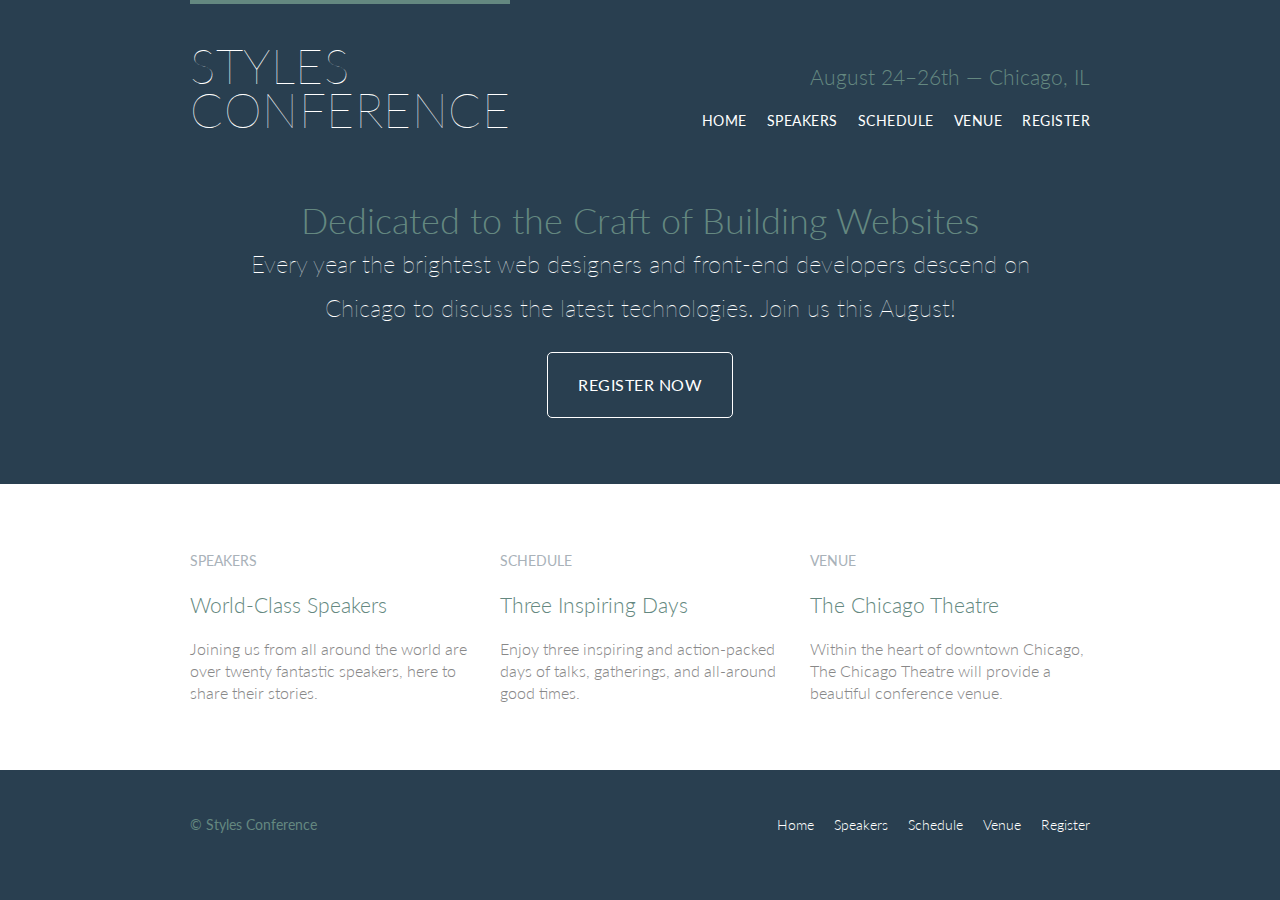
<file: index.html>
<!DOCTYPE html>
<html lang="en">

  <head>
    <meta charset="utf-8">
    <title>Styles Conference</title>
    <link rel="stylesheet" href="assets/stylesheets/main.css">
    <link rel="stylesheet" href="http://fonts.googleapis.com/css?family=Lato:100,300,400">
  </head>

  <body>

    <!-- Header -->

    <header class="primary-header container group">

      <h1 class="logo">
        <a href="index.html">Styles <br> Conference</a>
      </h1>

      <h3 class="tagline">August 24&ndash;26th &mdash; Chicago, IL</h3>

      <nav class="nav primary-nav">
        <ul>
          <li><a href="index.html">Home</a></li><!--
          --><li><a href="speakers.html">Speakers</a></li><!--
          --><li><a href="schedule.html">Schedule</a></li><!--
          --><li><a href="venue.html">Venue</a></li><!--
          --><li><a href="register.html">Register</a></li>
        </ul>
      </nav>

    </header>

    <!-- Hero -->

    <section class="hero container">

      <h2>Dedicated to the Craft of Building Websites</h2>

      <p>Every year the brightest web designers and front-end developers descend on Chicago to discuss the latest technologies. Join us this August!</p>

      <a class="btn btn-alt" href="register.html">Register Now</a>

    </section>

    <!-- Teasers -->

    <section class="row">
      <div class="grid">

        <!-- Speakers -->

        <section class="teaser col-1-3">
          <a href="speakers.html">
            <h5>Speakers</h5>
            <h3>World-Class Speakers</h3>
          </a>
          <p>Joining us from all around the world are over twenty fantastic speakers, here to share their stories.</p>
        </section><!--

        Schedule

        --><section class="teaser col-1-3">
          <a href="schedule.html">
            <h5>Schedule</h5>
            <h3>Three Inspiring Days</h3>
          </a>
          <p>Enjoy three inspiring and action-packed days of talks, gatherings, and all-around good times.</p>
        </section><!--

        Venue

        --><section class="teaser col-1-3">
          <a href="venue.html">
            <h5>Venue</h5>
            <h3>The Chicago Theatre</h3>
          </a>
          <p>Within the heart of downtown Chicago, The Chicago Theatre will provide a beautiful conference venue.</p>
        </section>

      </div>
    </section>

    <!-- Footer -->

    <footer class="primary-footer container group">

      <small>&copy; Styles Conference</small>

      <nav class="nav">
        <ul>
          <li><a href="index.html">Home</a></li><!--
          --><li><a href="speakers.html">Speakers</a></li><!--
          --><li><a href="schedule.html">Schedule</a></li><!--
          --><li><a href="venue.html">Venue</a></li><!--
          --><li><a href="register.html">Register</a></li>
        </ul>
      </nav>

    </footer>

  </body>
</html>
</file>
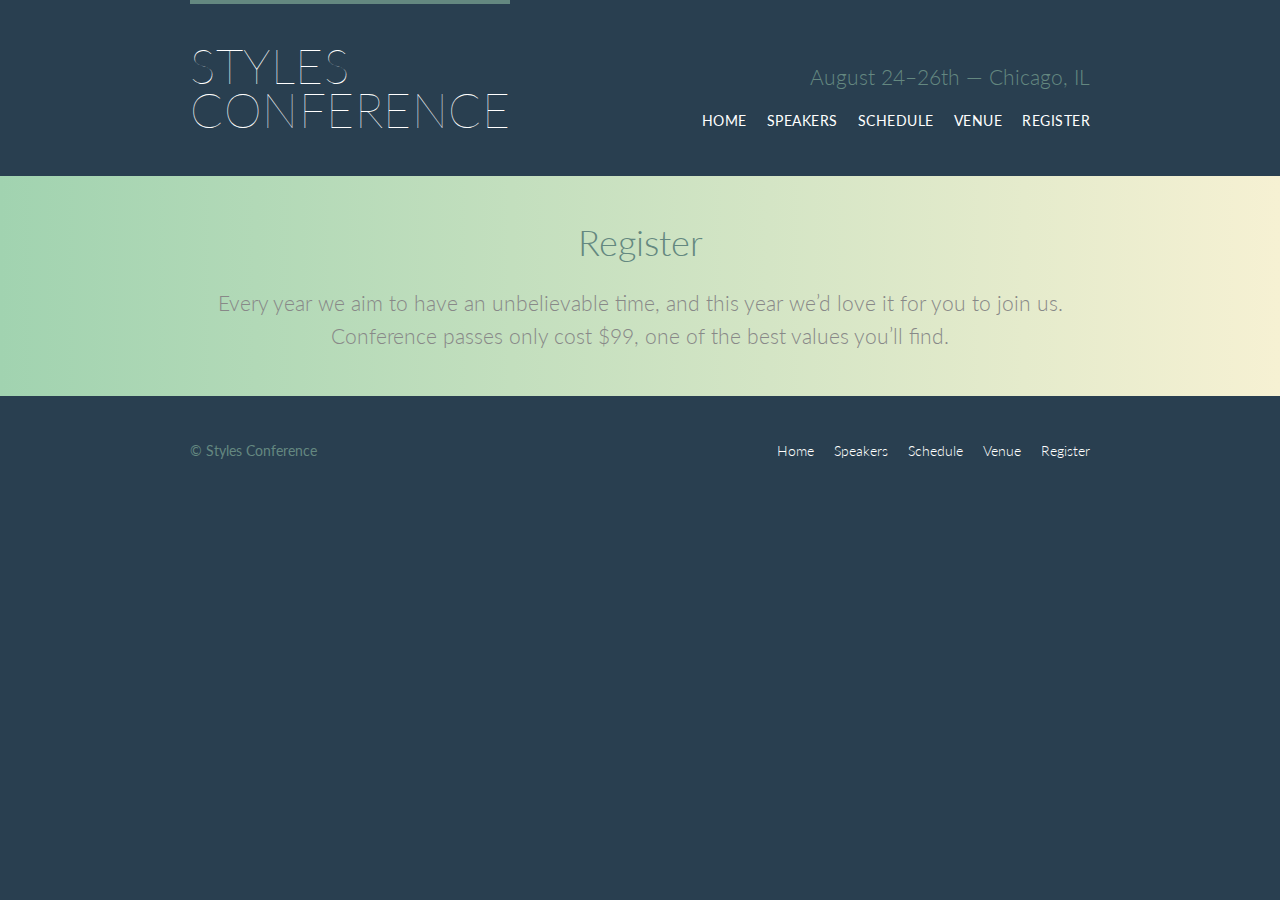
<file: register.html>
<!DOCTYPE html>
<html lang="en">

  <head>
    <meta charset="utf-8">
    <title>Register - Styles Conference</title>
    <link rel="stylesheet" href="assets/stylesheets/main.css">
    <link rel="stylesheet" href="http://fonts.googleapis.com/css?family=Lato:100,300,400">
  </head>

  <body>

    <!-- Header -->

    <header class="primary-header container group">

      <h1 class="logo">
        <a href="index.html">Styles <br> Conference</a>
      </h1>

      <h3 class="tagline">August 24&ndash;26th &mdash; Chicago, IL</h3>

      <nav class="nav primary-nav">
        <ul>
          <li><a href="index.html">Home</a></li><!--
          --><li><a href="speakers.html">Speakers</a></li><!--
          --><li><a href="schedule.html">Schedule</a></li><!--
          --><li><a href="venue.html">Venue</a></li><!--
          --><li><a href="register.html">Register</a></li>
        </ul>
      </nav>

    </header>

    <!-- Lead -->

    <section class="row-alt">
      <div class="lead container">

        <h1>Register</h1>

        <p>Every year we aim to have an unbelievable time, and this year we&#8217;d love it for you to join us. Conference passes only cost $99, one of the best values you&#8217;ll find.</p>

      </div>
    </section>

    <!-- Footer -->

    <footer class="primary-footer container group">

      <small>&copy; Styles Conference</small>

      <nav class="nav">
        <ul>
          <li><a href="index.html">Home</a></li><!--
          --><li><a href="speakers.html">Speakers</a></li><!--
          --><li><a href="schedule.html">Schedule</a></li><!--
          --><li><a href="venue.html">Venue</a></li><!--
          --><li><a href="register.html">Register</a></li>
        </ul>
      </nav>

    </footer>

  </body>
</html>
</file>
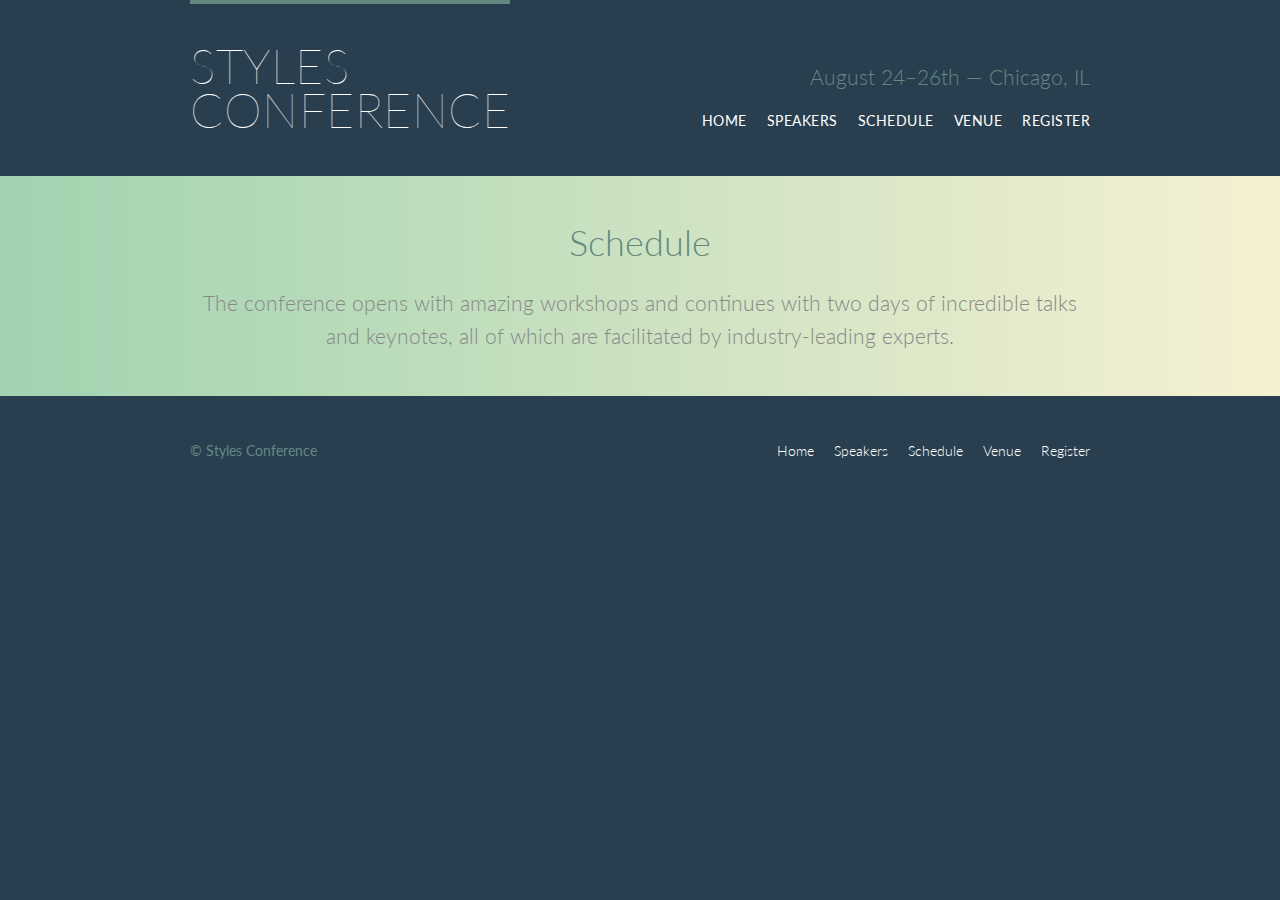
<file: schedule.html>
<!DOCTYPE html>
<html lang="en">

  <head>
    <meta charset="utf-8">
    <title>Schedule - Styles Conference</title>
    <link rel="stylesheet" href="assets/stylesheets/main.css">
    <link rel="stylesheet" href="http://fonts.googleapis.com/css?family=Lato:100,300,400">
  </head>

  <body>

    <!-- Header -->

    <header class="primary-header container group">

      <h1 class="logo">
        <a href="index.html">Styles <br> Conference</a>
      </h1>

      <h3 class="tagline">August 24&ndash;26th &mdash; Chicago, IL</h3>

      <nav class="nav primary-nav">
        <ul>
          <li><a href="index.html">Home</a></li><!--
          --><li><a href="speakers.html">Speakers</a></li><!--
          --><li><a href="schedule.html">Schedule</a></li><!--
          --><li><a href="venue.html">Venue</a></li><!--
          --><li><a href="register.html">Register</a></li>
        </ul>
      </nav>

    </header>

    <!-- Lead -->

    <section class="row-alt">
      <div class="lead container">

        <h1>Schedule</h1>

        <p>The conference opens with amazing workshops and continues with two days of incredible talks and keynotes, all of which are facilitated by industry-leading experts.</p>

      </div>
    </section>

    <!-- Footer -->

    <footer class="primary-footer container group">

      <small>&copy; Styles Conference</small>

      <nav class="nav">
        <ul>
          <li><a href="index.html">Home</a></li><!--
          --><li><a href="speakers.html">Speakers</a></li><!--
          --><li><a href="schedule.html">Schedule</a></li><!--
          --><li><a href="venue.html">Venue</a></li><!--
          --><li><a href="register.html">Register</a></li>
        </ul>
      </nav>

    </footer>

  </body>
</html>
</file>
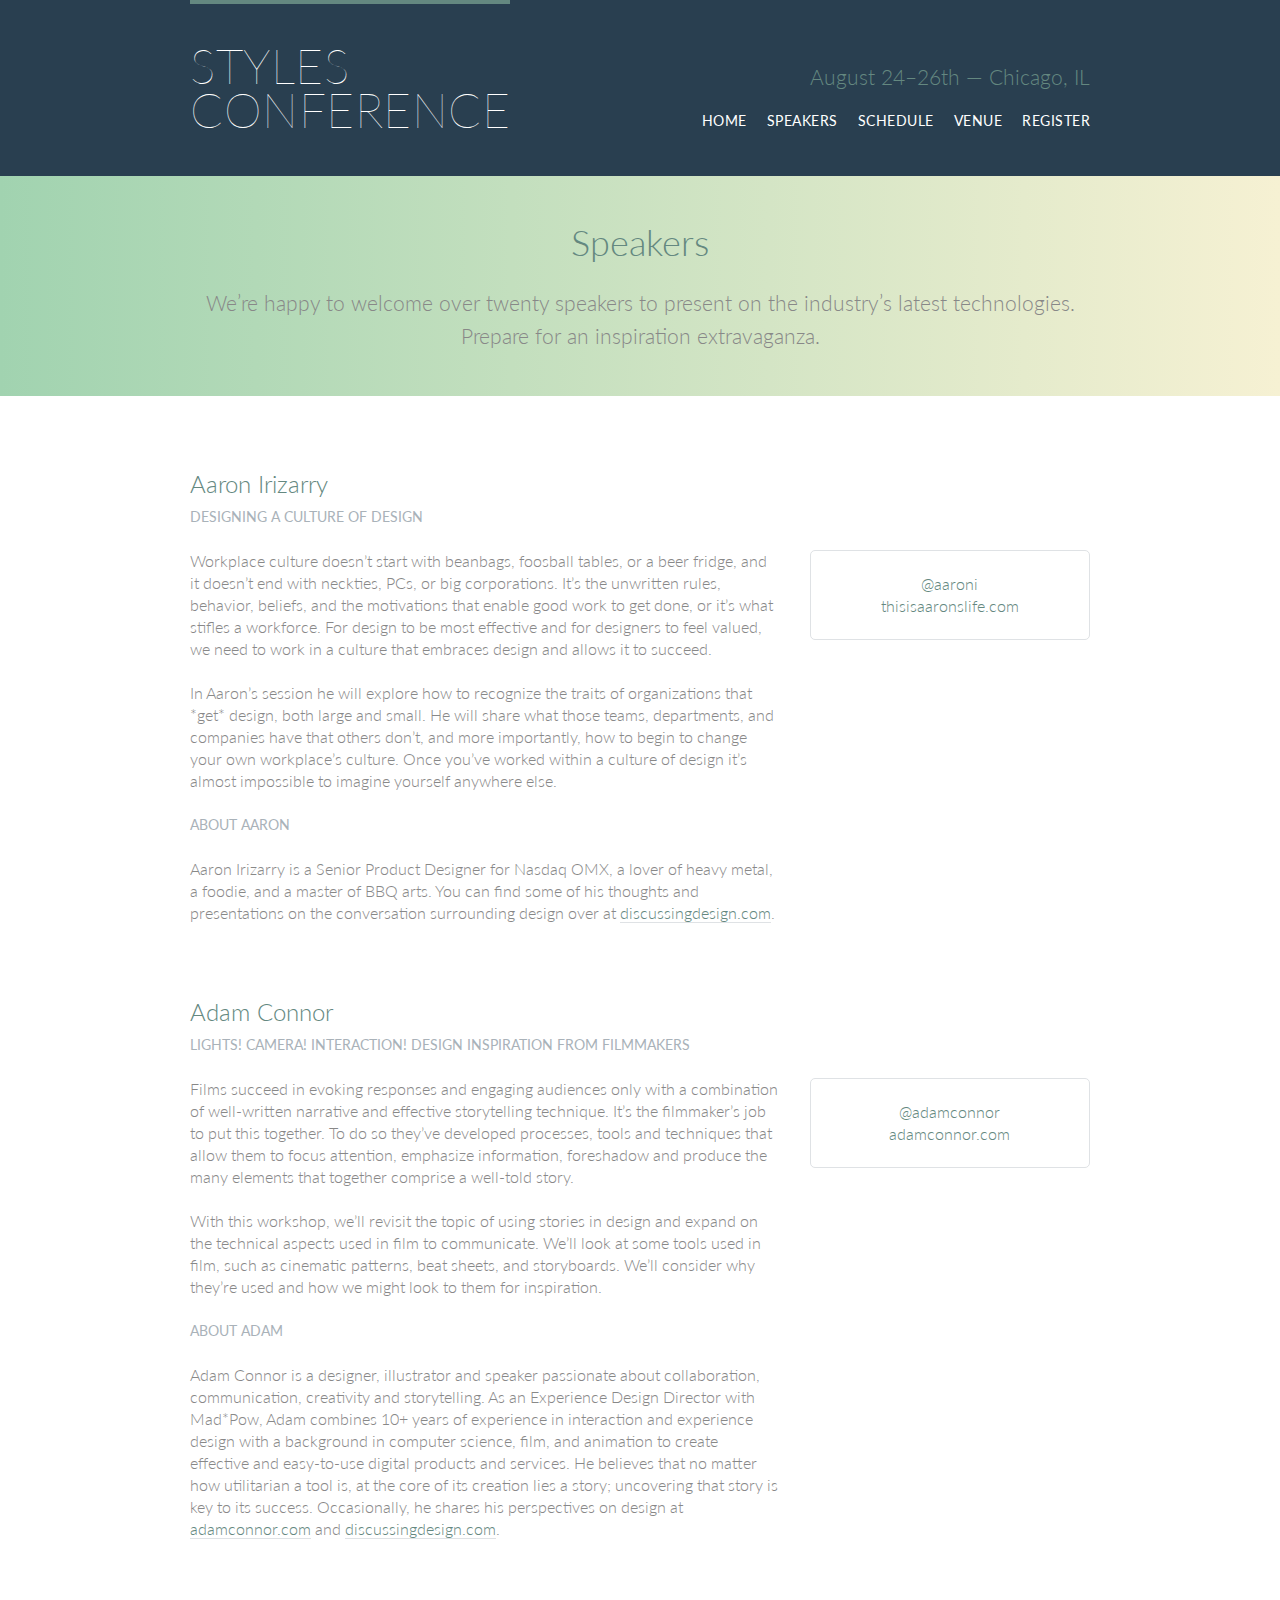
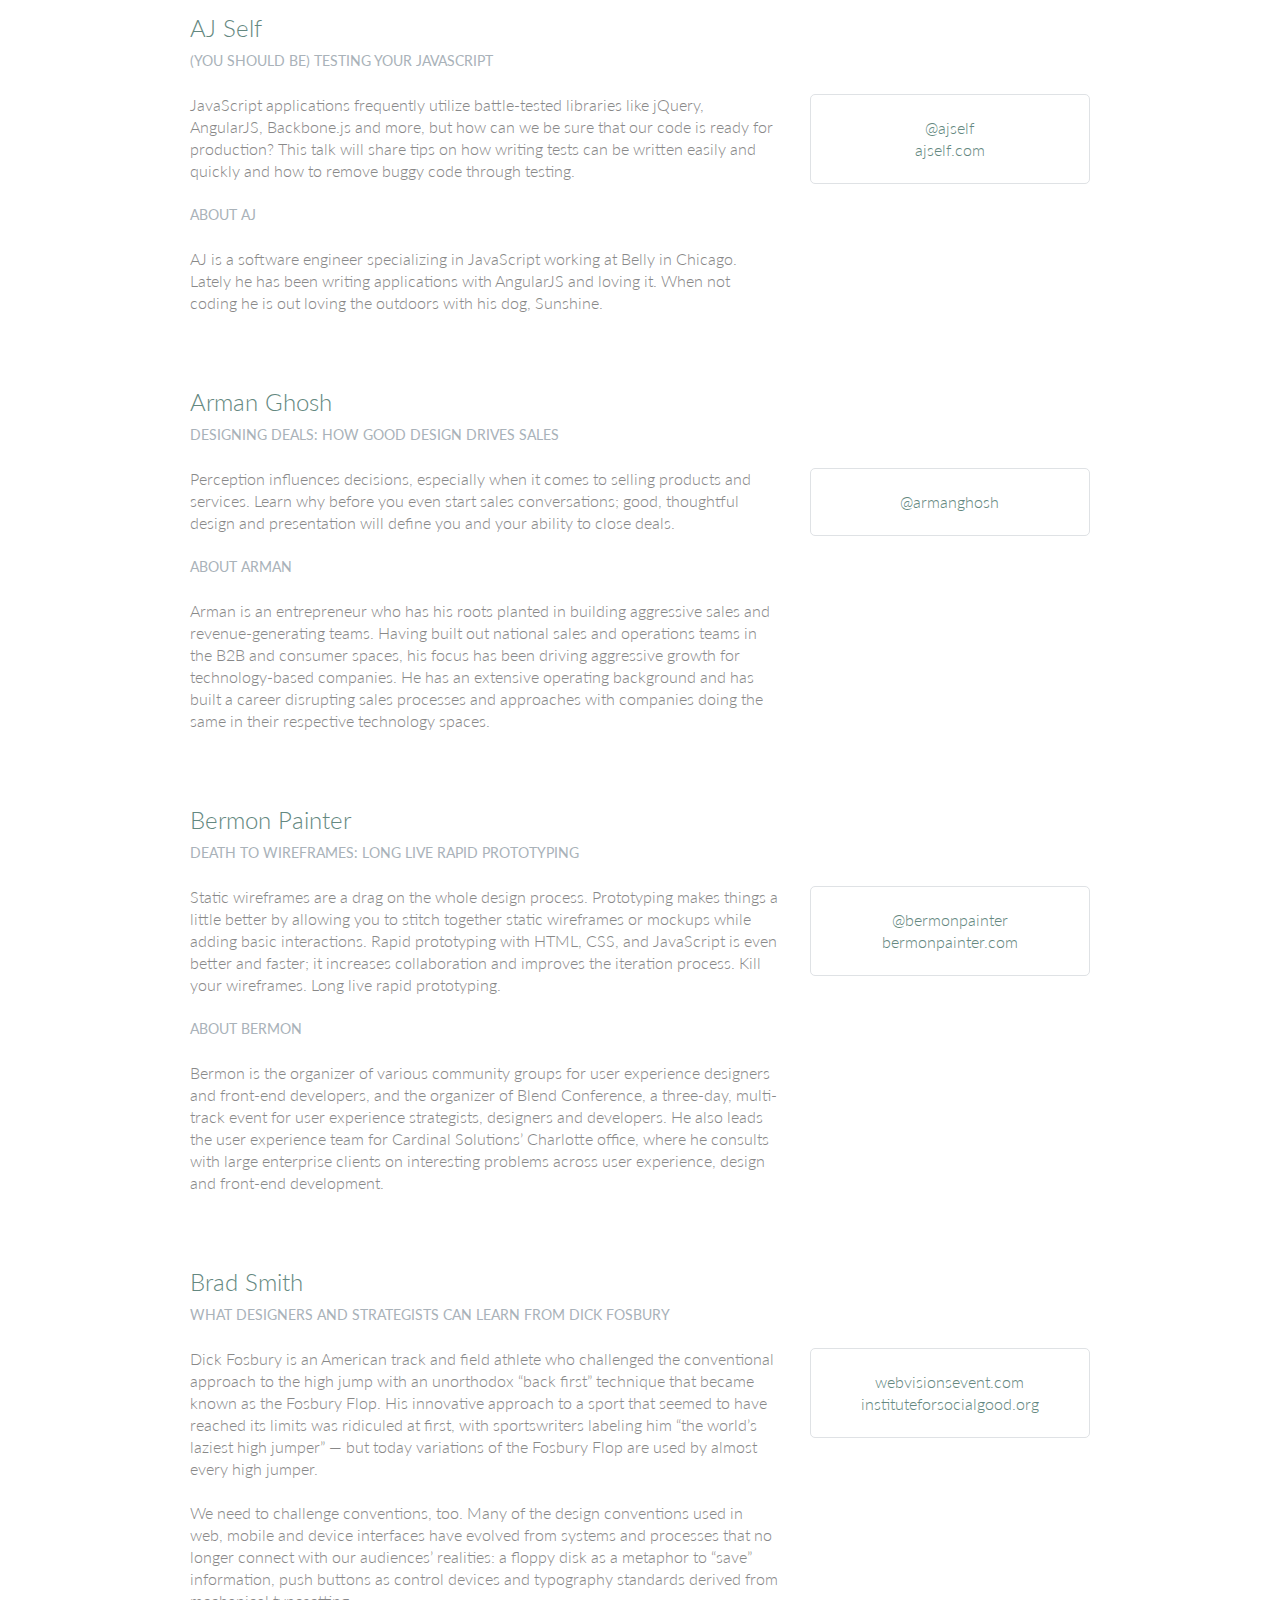
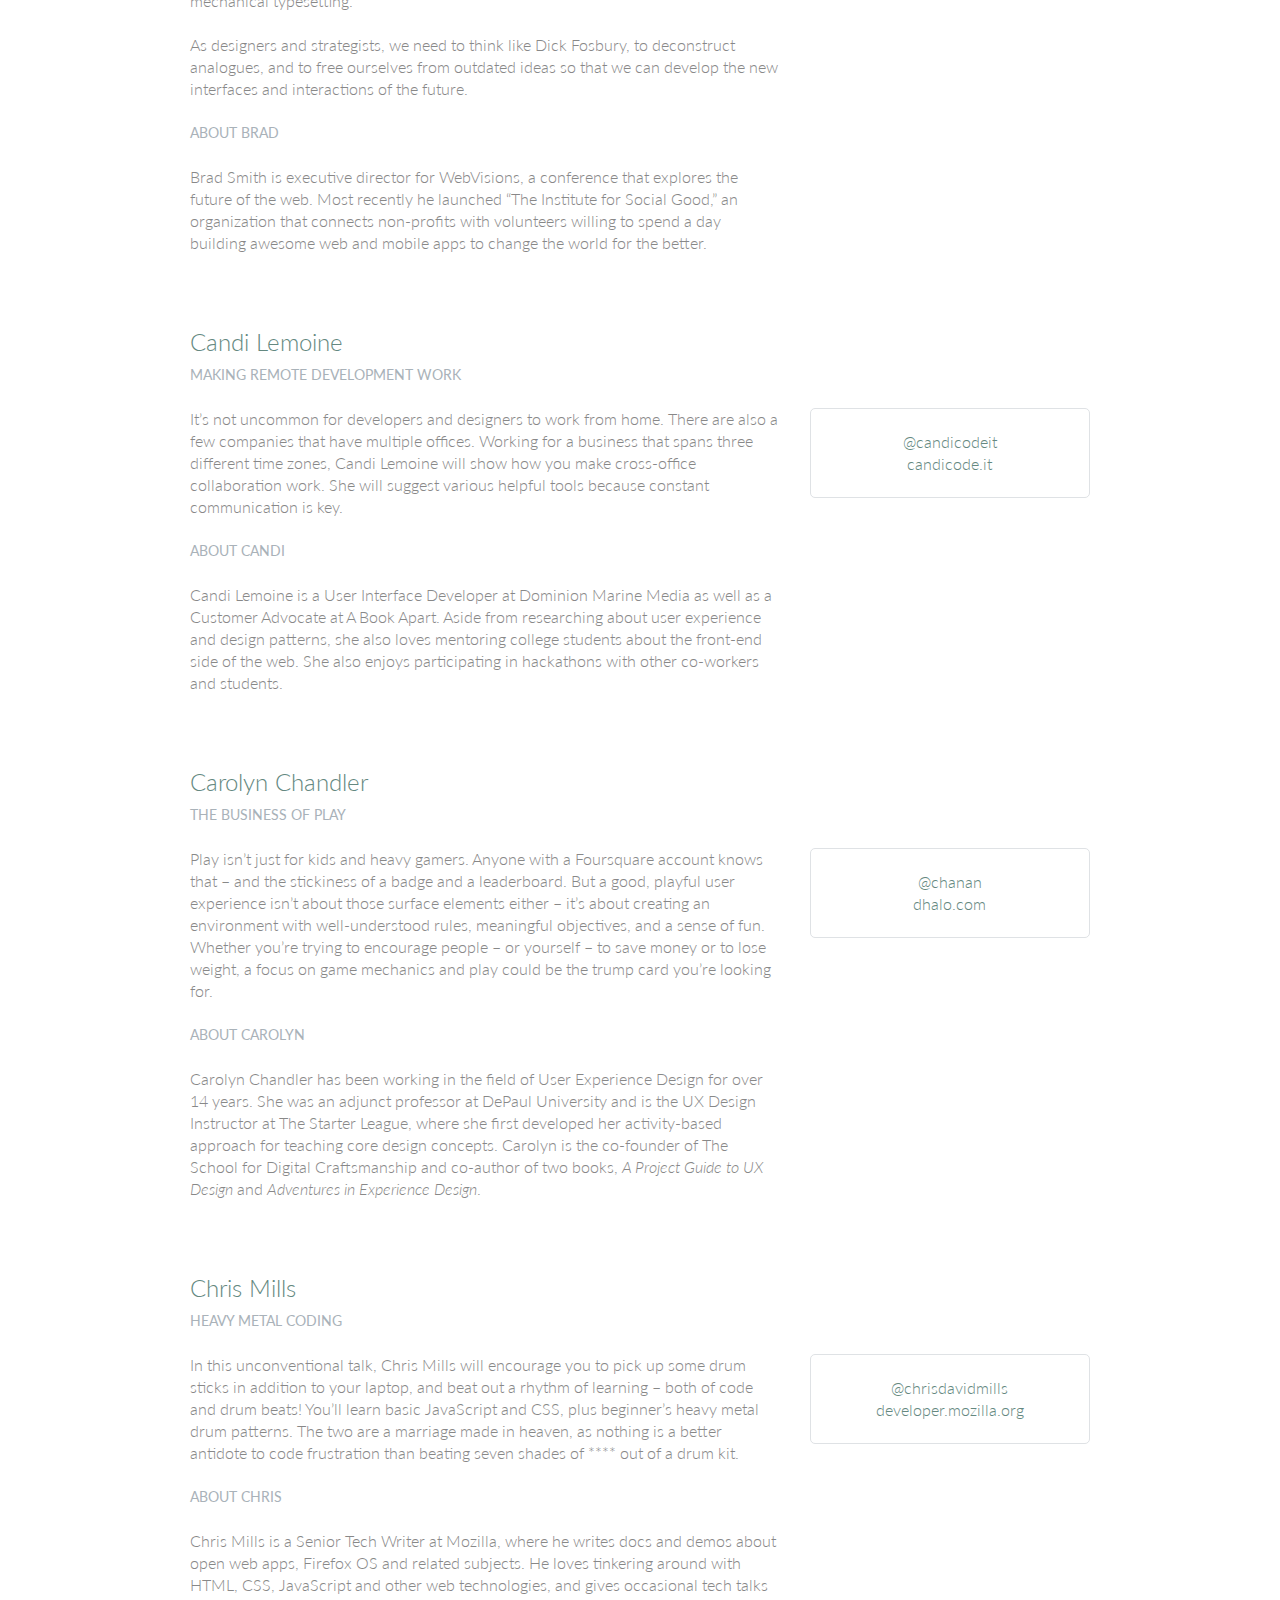
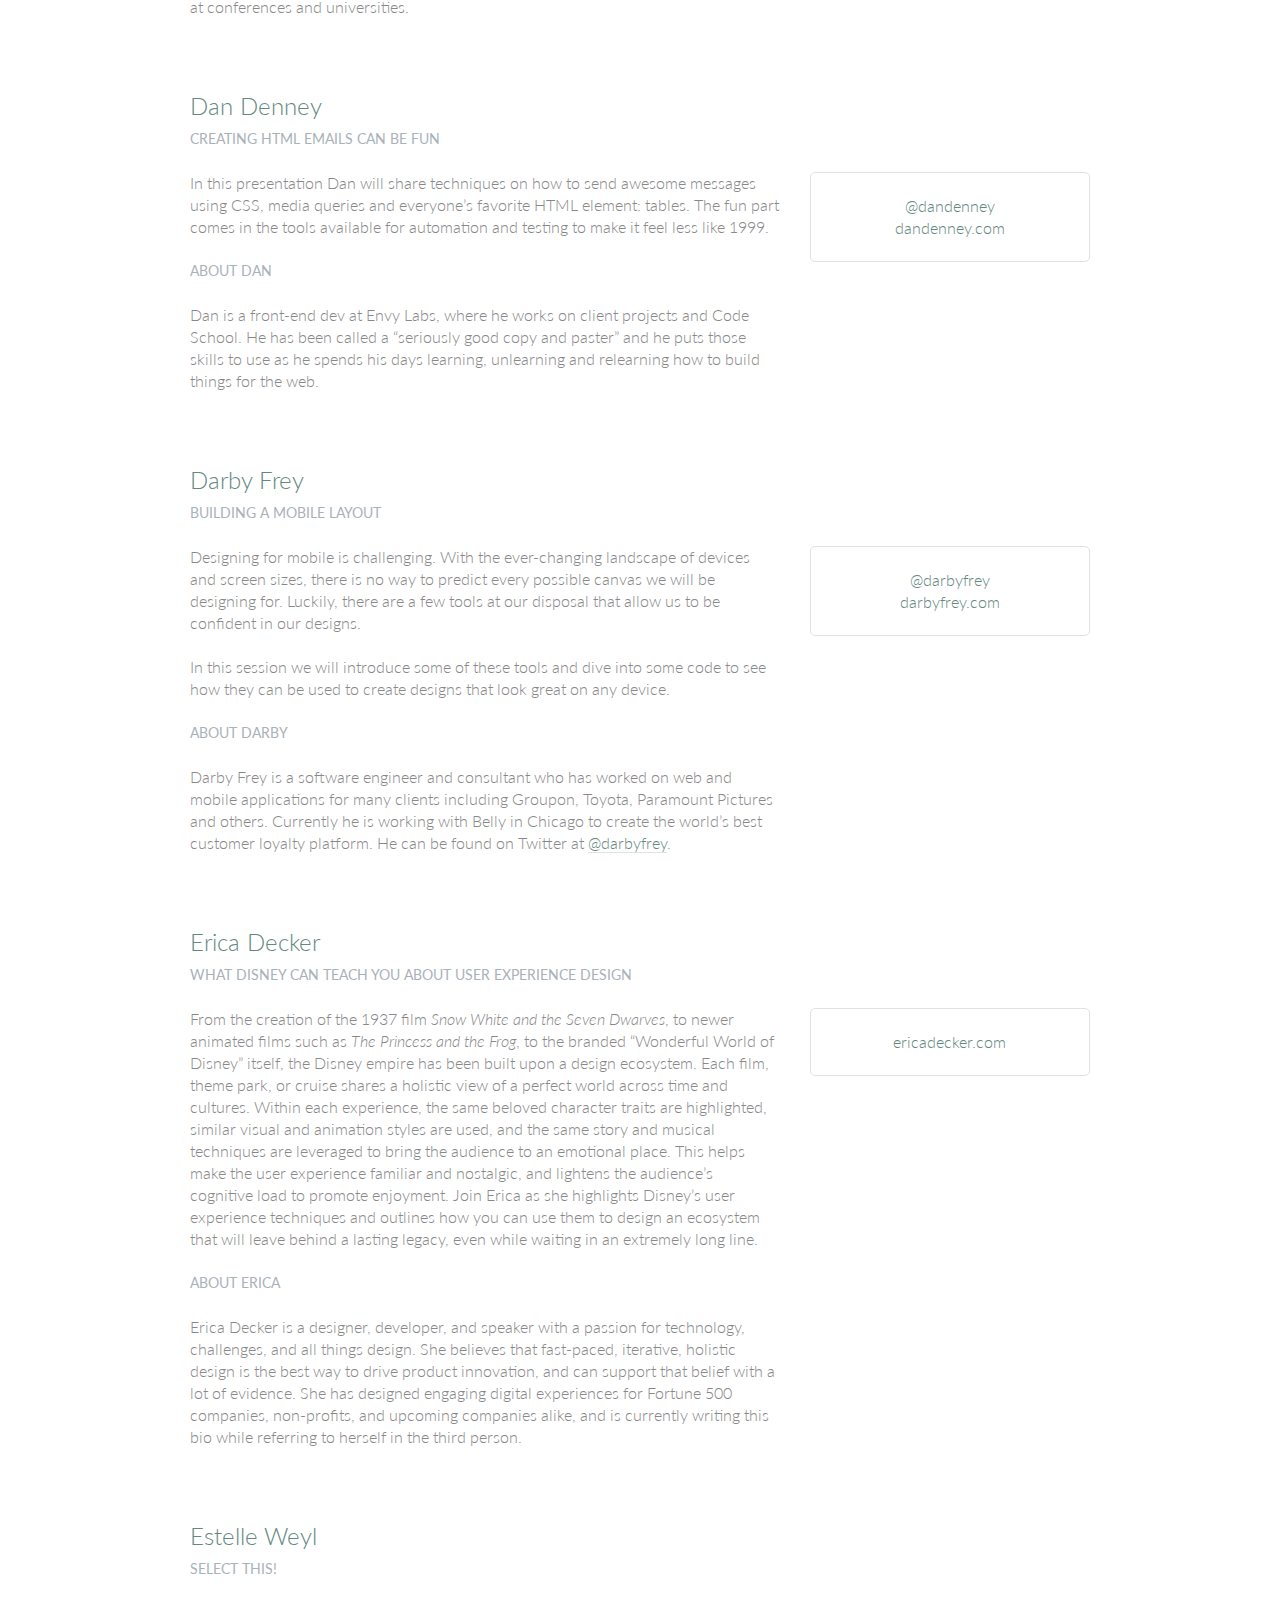
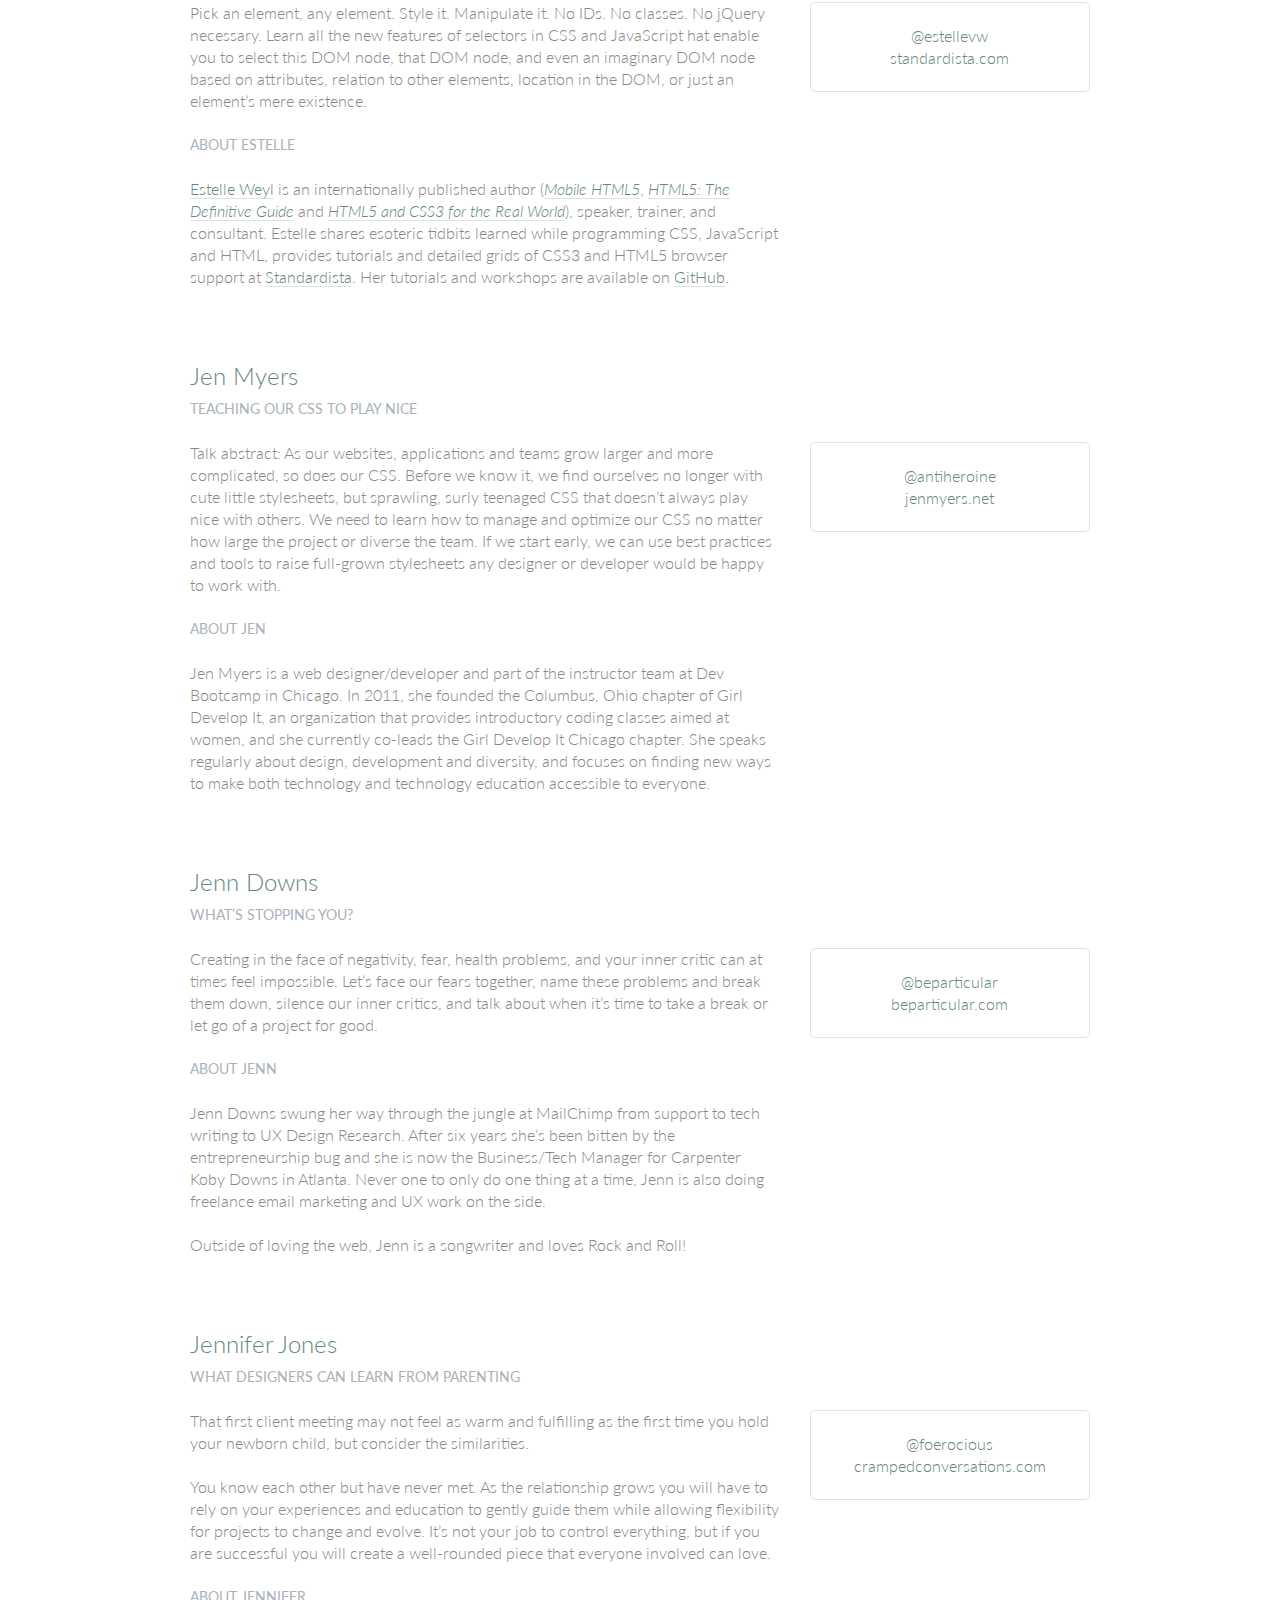
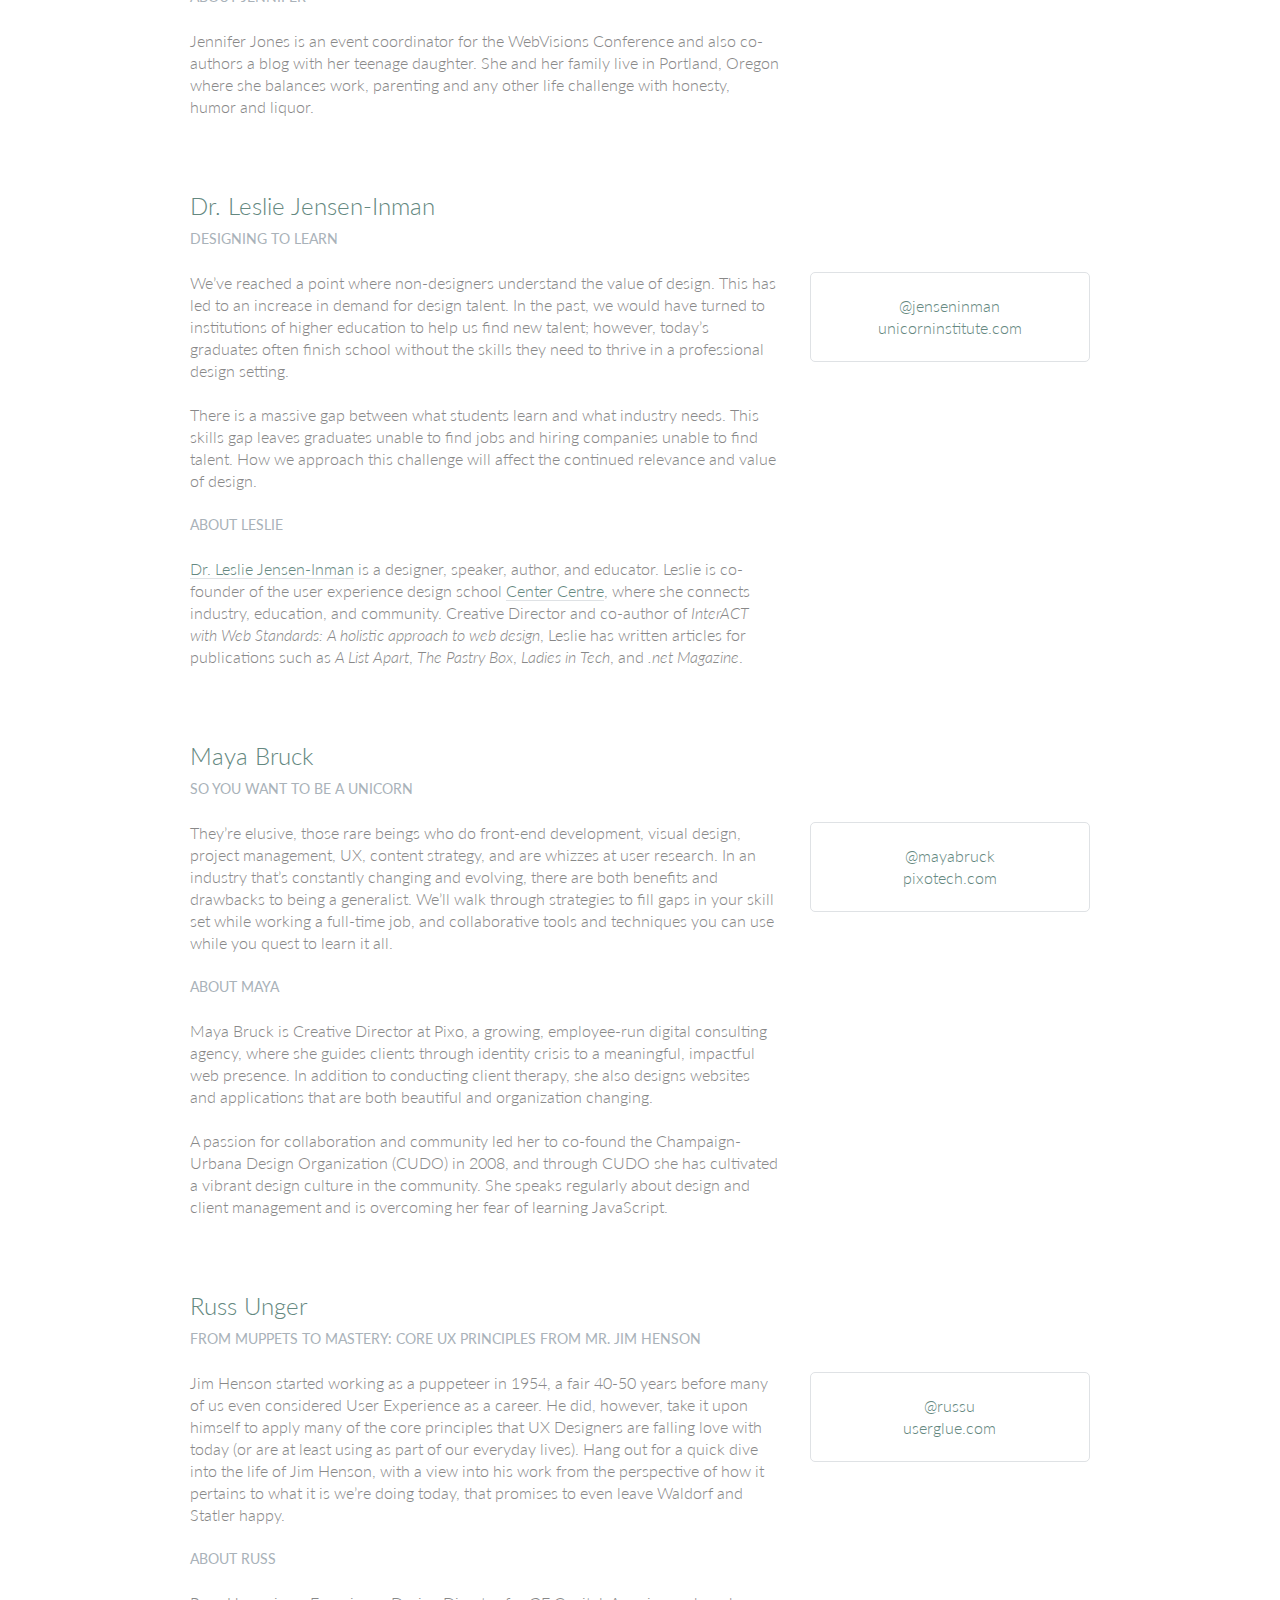
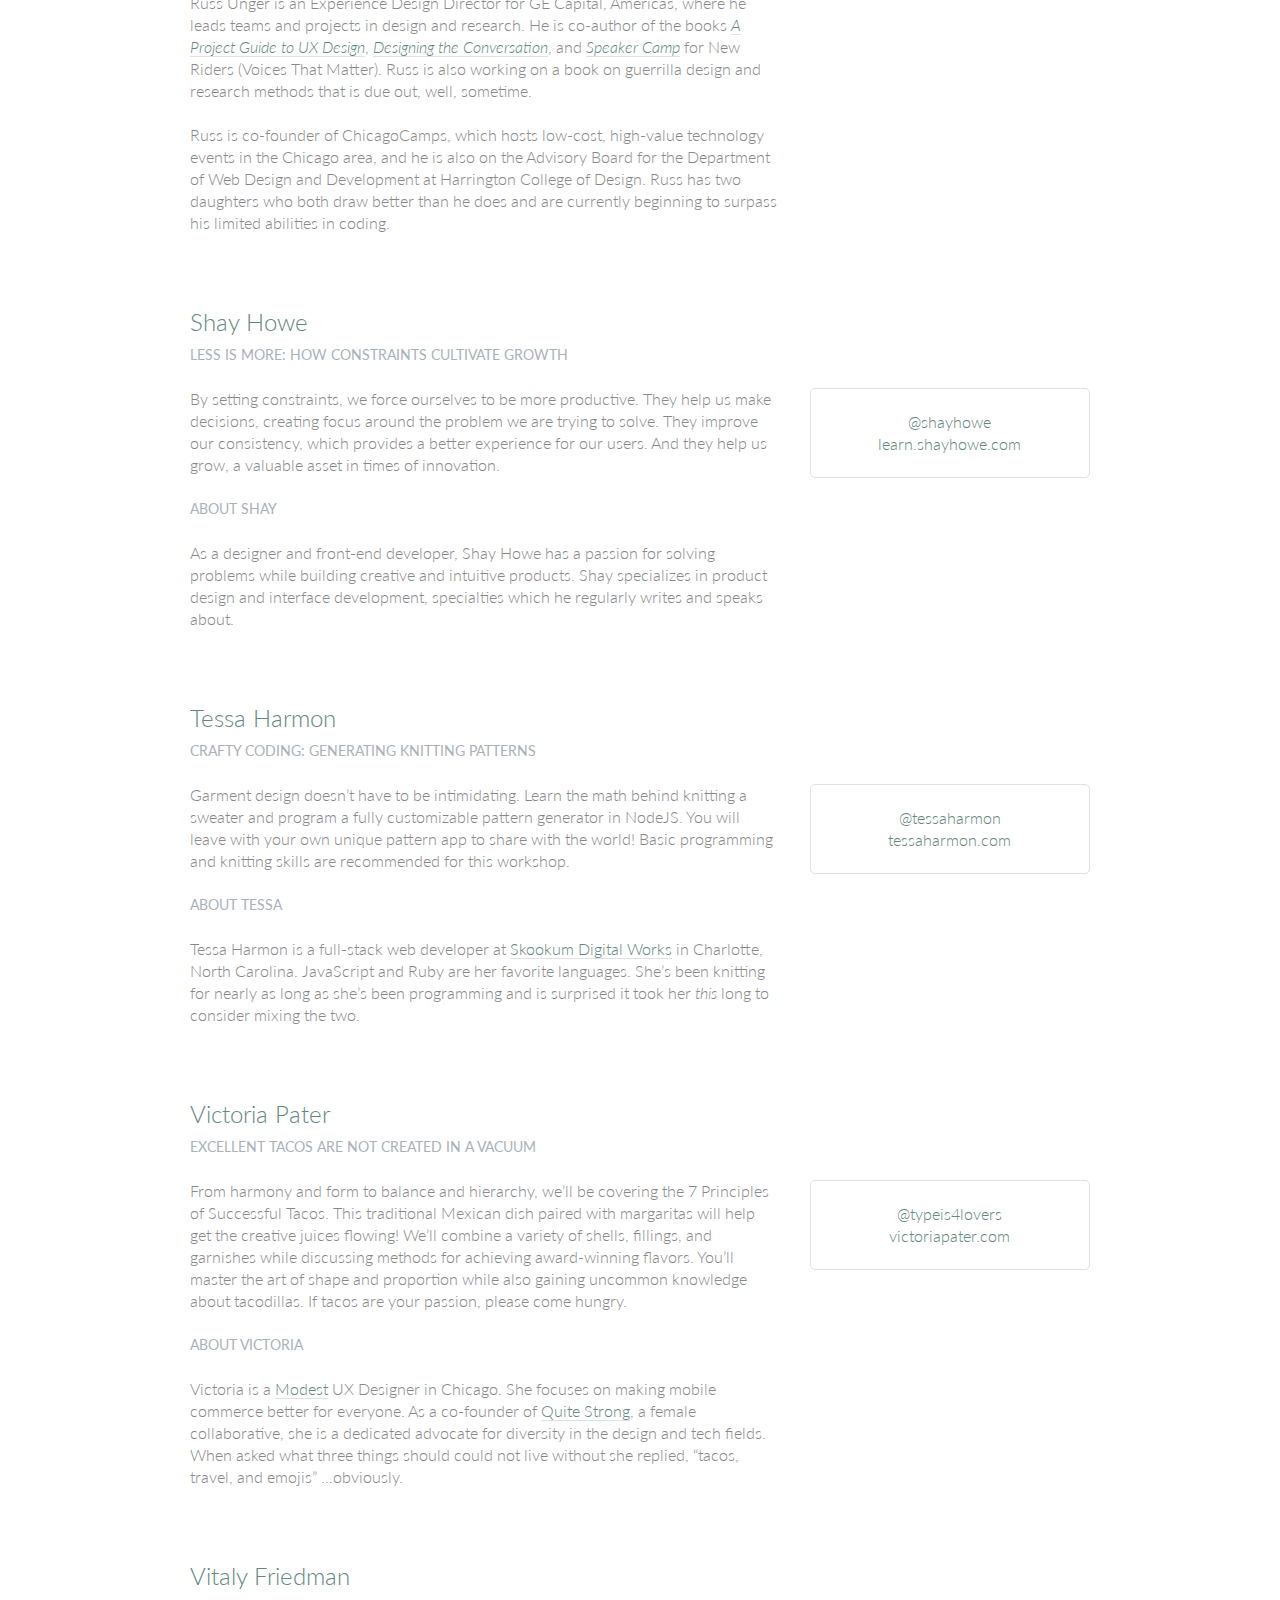
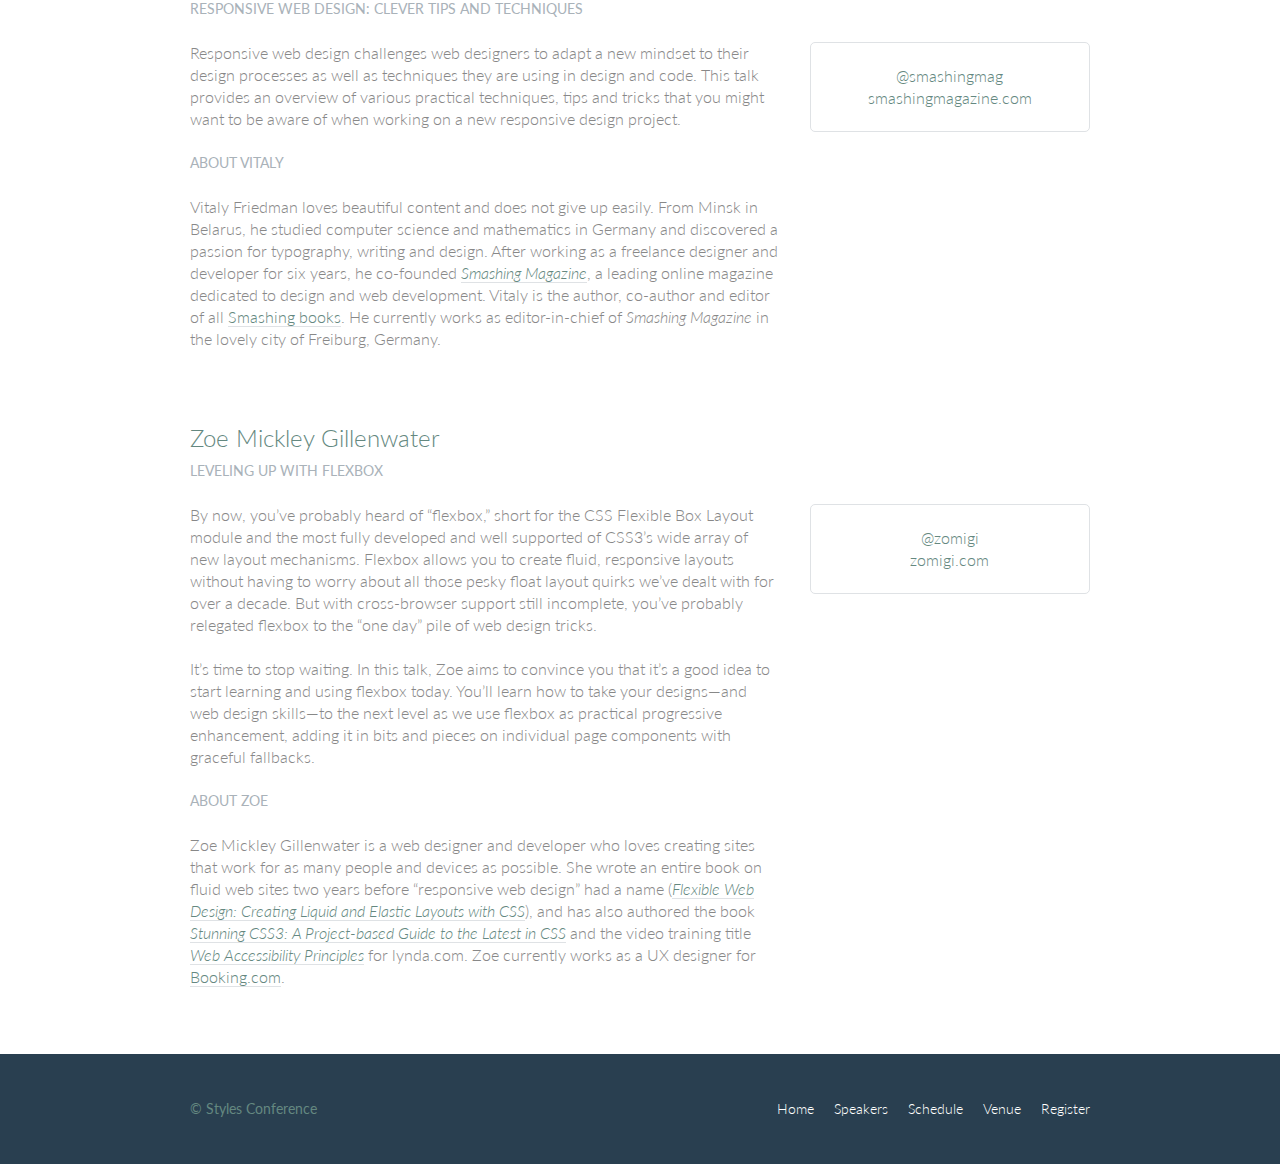
<file: speakers.html>
<!DOCTYPE html>
<html lang="en">

  <head>
    <meta charset="utf-8">
    <title>Speakers - Styles Conference</title>
    <link rel="stylesheet" href="assets/stylesheets/main.css">
    <link rel="stylesheet" href="http://fonts.googleapis.com/css?family=Lato:100,300,400">
  </head>

  <body>

    <!-- Header -->

    <header class="primary-header container group">

      <h1 class="logo">
        <a href="index.html">Styles <br> Conference</a>
      </h1>

      <h3 class="tagline">August 24&ndash;26th &mdash; Chicago, IL</h3>

      <nav class="nav primary-nav">
        <ul>
          <li><a href="index.html">Home</a></li><!--
          --><li><a href="speakers.html">Speakers</a></li><!--
          --><li><a href="schedule.html">Schedule</a></li><!--
          --><li><a href="venue.html">Venue</a></li><!--
          --><li><a href="register.html">Register</a></li>
        </ul>
      </nav>

    </header>

    <!-- Lead -->

    <section class="row-alt">
      <div class="lead container">

        <h1>Speakers</h1>

        <p>We&#8217;re happy to welcome over twenty speakers to present on the industry&#8217;s latest technologies. Prepare for an inspiration extravaganza.</p>

      </div>
    </section>

    <!-- Main content -->

    <section class="row">
      <div class="grid">

        <!-- Aaron Irizarry -->

        <section class="speaker" id="aaron-irizarry">

          <div class="col-2-3">

            <h2>Aaron Irizarry</h2>
            <h5>Designing a Culture of Design</h5>

            <p>Workplace culture doesn&#8217;t start with beanbags, foosball tables, or a beer fridge, and it doesn&#8217;t end with neckties, PCs, or big corporations. It&#8217;s the unwritten rules, behavior, beliefs, and the motivations that enable good work to get done, or it&#8217;s what stifles a workforce. For design to be most effective and for designers to feel valued, we need to work in a culture that embraces design and allows it to succeed.</p>

            <p>In Aaron&#8217;s session he will explore how to recognize the traits of organizations that *get* design, both large and small. He will share what those teams, departments, and companies have that others don&#8217;t, and more importantly, how to begin to change your own workplace&#8217;s culture. Once you&#8217;ve worked within a culture of design it&#8217;s almost impossible to imagine yourself anywhere else.</p>

            <h5>About Aaron</h5>

            <p>Aaron Irizarry is a Senior Product Designer for Nasdaq OMX, a lover of heavy metal, a foodie, and a master of BBQ arts. You can find some of his thoughts and presentations on the conversation surrounding design over at <a href="http://www.discussingdesign.com/">discussingdesign.com</a>.</p>

          </div><!--

          --><aside class="col-1-3">
            <div class="speaker-info">

              <ul>
                <li><a href="https://twitter.com/aaroni">@aaroni</a></li>
                <li><a href="http://www.thisisaaronslife.com/">thisisaaronslife.com</a></li>
              </ul>

            </div>
          </aside>

        </section>

        <!-- Adam Connor -->

        <section class="speaker" id="adam-connor">

          <div class="col-2-3">

            <h2>Adam Connor</h2>
            <h5>Lights! Camera! Interaction! Design Inspiration from Filmmakers</h5>

            <p>Films succeed in evoking responses and engaging audiences only with a combination of well-written narrative and effective storytelling technique. It&#8217;s the filmmaker&#8217;s job to put this together. To do so they&#8217;ve developed processes, tools and techniques that allow them to focus attention, emphasize information, foreshadow and produce the many elements that together comprise a well-told story.</p>

            <p>With this workshop, we&#8217;ll revisit the topic of using stories in design and expand on the technical aspects used in film to communicate. We&#8217;ll look at some tools used in film, such as cinematic patterns, beat sheets, and storyboards. We&#8217;ll consider why they&#8217;re used and how we might look to them for inspiration.</p>

            <h5>About Adam</h5>

            <p>Adam Connor is a designer, illustrator and speaker passionate about collaboration, communication, creativity and storytelling. As an Experience Design Director with Mad*Pow, Adam combines 10+ years of experience in interaction and experience design with a background in computer science, film, and animation to create effective and easy-to-use digital products and services. He believes that no matter how utilitarian a tool is, at the core of its creation lies a story; uncovering that story is key to its success. Occasionally, he shares his perspectives on design at <a href="http://adamconnor.com/">adamconnor.com</a> and <a href="http://www.discussingdesign.com/">discussingdesign.com</a>.</p>

          </div><!--

          --><aside class="col-1-3">
            <div class="speaker-info">

              <ul>
                <li><a href="https://twitter.com/adamconnor">@adamconnor</a></li>
                <li><a href="http://adamconnor.com/">adamconnor.com</a></li>
              </ul>

            </div>
          </aside>

        </section>

        <!-- AJ Self -->

        <section class="speaker" id="aj-self">

          <div class="col-2-3">

            <h2>AJ Self</h2>
            <h5>(You Should Be) Testing Your JavaScript</h5>

            <p>JavaScript applications frequently utilize battle-tested libraries like jQuery, AngularJS, Backbone.js and more, but how can we be sure that our code is ready for production? This talk will share tips on how writing tests can be written easily and quickly and how to remove buggy code through testing.</p>

            <h5>About AJ</h5>

            <p>AJ is a software engineer specializing in JavaScript working at Belly in Chicago. Lately he has been writing applications with AngularJS and loving it. When not coding he is out loving the outdoors with his dog, Sunshine.</p>

          </div><!--

          --><aside class="col-1-3">
            <div class="speaker-info">

              <ul>
                <li><a href="https://twitter.com/ajself">@ajself</a></li>
                <li><a href="http://www.ajself.com/">ajself.com</a></li>
              </ul>

            </div>
          </aside>

        </section>

        <!-- Arman Ghosh -->

        <section class="speaker" id="arman-ghosh">

          <div class="col-2-3">

            <h2>Arman Ghosh</h2>
            <h5>Designing Deals: How Good Design Drives Sales</h5>

            <p>Perception influences decisions, especially when it comes to selling products and services. Learn why before you even start sales conversations; good, thoughtful design and presentation will define you and your ability to close deals.</p>

            <h5>About Arman</h5>

            <p>Arman is an entrepreneur who has his roots planted in building aggressive sales and revenue-generating teams. Having built out national sales and operations teams in the B2B and consumer spaces, his focus has been driving aggressive growth for technology-based companies. He has an extensive operating background and has built a career disrupting sales processes and approaches with companies doing the same in their respective technology spaces.</p>

          </div><!--

          --><aside class="col-1-3">
            <div class="speaker-info">

              <ul>
                <li><a href="https://twitter.com/armanghosh">@armanghosh</a></li>
              </ul>

            </div>
          </aside>

        </section>

        <!-- Bermon Painter -->

        <section class="speaker" id="bermon-painter">

          <div class="col-2-3">

            <h2>Bermon Painter</h2>
            <h5>Death to Wireframes: Long Live Rapid Prototyping</h5>

            <p>Static wireframes are a drag on the whole design process. Prototyping makes things a little better by allowing you to stitch together static wireframes or mockups while adding basic interactions. Rapid prototyping with HTML, CSS, and JavaScript is even better and faster; it increases collaboration and improves the iteration process. Kill your wireframes. Long live rapid prototyping.</p>

            <h5>About Bermon</h5>

            <p>Bermon is the organizer of various community groups for user experience designers and front-end developers, and the organizer of Blend Conference, a three-day, multi-track event for user experience strategists, designers and developers. He also leads the user experience team for Cardinal Solutions&#8217; Charlotte office, where he consults with large enterprise clients on interesting problems across user experience, design and front-end development.</p>

          </div><!--

          --><aside class="col-1-3">
            <div class="speaker-info">

              <ul>
                <li><a href="https://twitter.com/bermonpainter">@bermonpainter</a></li>
                <li><a href="http://bermonpainter.com/">bermonpainter.com</a></li>
              </ul>

            </div>
          </aside>

        </section>

        <!-- Brad Smith -->

        <section class="speaker" id="brad-smith">

          <div class="col-2-3">

            <h2>Brad Smith</h2>
            <h5>What Designers and Strategists Can Learn from Dick Fosbury</h5>

            <p>Dick Fosbury is an American track and field athlete who challenged the conventional approach to the high jump with an unorthodox &#8220;back first&#8221; technique that became known as the Fosbury Flop. His innovative approach to a sport that seemed to have reached its limits was ridiculed at first, with sportswriters labeling him &#8220;the world&#8217;s laziest high jumper&#8221; &#8212; but today variations of the Fosbury Flop are used by almost every high jumper.</p>

            <p>We need to challenge conventions, too. Many of the design conventions used in web, mobile and device interfaces have evolved from systems and processes that no longer connect with our audiences&#8217; realities: a floppy disk as a metaphor to &#8220;save&#8221; information, push buttons as control devices and typography standards derived from mechanical typesetting.</p>

            <p>As designers and strategists, we need to think like Dick Fosbury, to deconstruct analogues, and to free ourselves from outdated ideas so that we can develop the new interfaces and interactions of the future.</p>

            <h5>About Brad</h5>

            <p>Brad Smith is executive director for WebVisions, a conference that explores the future of the web. Most recently he launched &#8220;The Institute for Social Good,&#8221; an organization that connects non-profits with volunteers willing to spend a day building awesome web and mobile apps to change the world for the better.</p>

          </div><!--

          --><aside class="col-1-3">
            <div class="speaker-info">

              <ul>
                <li><a href="http://www.webvisionsevent.com/">webvisionsevent.com</a></li>
                <li><a href="http://www.instituteforsocialgood.org/">instituteforsocialgood.org</a></li>
              </ul>

            </div>
          </aside>

        </section>

        <!-- Candi Lemoine -->

        <section class="speaker" id="candi-lemoine">

          <div class="col-2-3">

            <h2>Candi Lemoine</h2>
            <h5>Making Remote Development Work</h5>

            <p>It&#8217;s not uncommon for developers and designers to work from home. There are also a few companies that have multiple offices. Working for a business that spans three different time zones, Candi Lemoine will show how you make cross-office collaboration work. She will suggest various helpful tools because constant communication is key.</p>

            <h5>About Candi</h5>

            <p>Candi Lemoine is a User Interface Developer at Dominion Marine Media as well as a Customer Advocate at A Book Apart. Aside from researching about user experience and design patterns, she also loves mentoring college students about the front-end side of the web. She also enjoys participating in hackathons with other co-workers and students.</p>

          </div><!--

          --><aside class="col-1-3">
            <div class="speaker-info">

              <ul>
                <li><a href="https://twitter.com/candicodeit">@candicodeit</a></li>
                <li><a href="http://candicode.it/">candicode.it</a></li>
              </ul>

            </div>
          </aside>

        </section>

        <!-- Carolyn Chandler -->

        <section class="speaker" id="carolyn-chandler">

          <div class="col-2-3">

            <h2>Carolyn Chandler</h2>
            <h5>The Business of Play</h5>

            <p>Play isn&#8217;t just for kids and heavy gamers. Anyone with a Foursquare account knows that &#8211; and the stickiness of a badge and a leaderboard. But a good, playful user experience isn&#8217;t about those surface elements either &#8211; it&#8217;s about creating an environment with well-understood rules, meaningful objectives, and a sense of fun. Whether you&#8217;re trying to encourage people &#8211; or yourself &#8211; to save money or to lose weight, a focus on game mechanics and play could be the trump card you&#8217;re looking for.</p>

            <h5>About Carolyn</h5>

            <p>Carolyn Chandler has been working in the field of User Experience Design for over 14 years. She was an adjunct professor at DePaul University and is the UX Design Instructor at The Starter League, where she first developed her activity-based approach for teaching core design concepts. Carolyn is the co-founder of The School for Digital Craftsmanship and co-author of two books, <cite>A Project Guide to UX Design</cite> and <cite>Adventures in Experience Design</cite>.</p>

          </div><!--

          --><aside class="col-1-3">
            <div class="speaker-info">

              <ul>
                <li><a href="https://twitter.com/chanan">@chanan</a></li>
                <li><a href="http://www.dhalo.com/">dhalo.com</a></li>
              </ul>

            </div>
          </aside>

        </section>

        <!-- Chris Mills -->

        <section class="speaker" id="chris-mills">

          <div class="col-2-3">

            <h2>Chris Mills</h2>
            <h5>Heavy Metal Coding</h5>

            <p>In this unconventional talk, Chris Mills will encourage you to pick up some drum sticks in addition to your laptop, and beat out a rhythm of learning &#8211; both of code and drum beats! You&#8217;ll learn basic JavaScript and CSS, plus beginner&#8217;s heavy metal drum patterns. The two are a marriage made in heaven, as nothing is a better antidote to code frustration than beating seven shades of **** out of a drum kit.</p>

            <h5>About Chris</h5>

            <p>Chris Mills is a Senior Tech Writer at Mozilla, where he writes docs and demos about open web apps, Firefox OS and related subjects. He loves tinkering around with HTML, CSS, JavaScript and other web technologies, and gives occasional tech talks at conferences and universities.</p>

          </div><!--

          --><aside class="col-1-3">
            <div class="speaker-info">

              <ul>
                <li><a href="https://twitter.com/chrisdavidmills">@chrisdavidmills</a></li>
                <li><a href="https://developer.mozilla.org/">developer.mozilla.org</a></li>
              </ul>

            </div>
          </aside>

        </section>

        <!-- Dan Denney -->

        <section class="speaker" id="dan-denney">

          <div class="col-2-3">

            <h2>Dan Denney</h2>
            <h5>Creating HTML Emails Can Be Fun</h5>

            <p>In this presentation Dan will share techniques on how to send awesome messages using CSS, media queries and everyone&#8217;s favorite HTML element: tables. The fun part comes in the tools available for automation and testing to make it feel less like 1999.</p>

            <h5>About Dan</h5>

            <p>Dan is a front-end dev at Envy Labs, where he works on client projects and Code School. He has been called a &#8220;seriously good copy and paster&#8221; and he puts those skills to use as he spends his days learning, unlearning and relearning how to build things for the web.</p>

          </div><!--

          --><aside class="col-1-3">
            <div class="speaker-info">

              <ul>
                <li><a href="https://twitter.com/dandenney">@dandenney</a></li>
                <li><a href="http://dandenney.com/">dandenney.com</a></li>
              </ul>

            </div>
          </aside>

        </section>

        <!-- Darby Frey -->

        <section class="speaker" id="darby-frey">

          <div class="col-2-3">

            <h2>Darby Frey</h2>
            <h5>Building a Mobile Layout</h5>

            <p>Designing for mobile is challenging. With the ever-changing landscape of devices and screen sizes, there is no way to predict every possible canvas we will be designing for. Luckily, there are a few tools at our disposal that allow us to be confident in our designs.</p>

            <p>In this session we will introduce some of these tools and dive into some code to see how they can be used to create designs that look great on any device.</p>

            <h5>About Darby</h5>

            <p>Darby Frey is a software engineer and consultant who has worked on web and mobile applications for many clients including Groupon, Toyota, Paramount Pictures and others. Currently he is working with Belly in Chicago to create the world&#8217;s best customer loyalty platform. He can be found on Twitter at <a href="https://twitter.com/darbyfrey">@darbyfrey</a>.</p>

          </div><!--

          --><aside class="col-1-3">
            <div class="speaker-info">

              <ul>
                <li><a href="https://twitter.com/darbyfrey">@darbyfrey</a></li>
                <li><a href="http://darbyfrey.com/">darbyfrey.com</a></li>
              </ul>

            </div>
          </aside>

        </section>

        <!-- Erica Decker -->

        <section class="speaker" id="erica-decker">

          <div class="col-2-3">

            <h2>Erica Decker</h2>
            <h5>What Disney Can Teach You about User Experience Design</h5>

            <p>From the creation of the 1937 film <cite>Snow White and the Seven Dwarves</cite>, to newer animated films such as <cite>The Princess and the Frog</cite>, to the branded &#8220;Wonderful World of Disney&#8221; itself, the Disney empire has been built upon a design ecosystem. Each film, theme park, or cruise shares a holistic view of a perfect world across time and cultures. Within each experience, the same beloved character traits are highlighted, similar visual and animation styles are used, and the same story and musical techniques are leveraged to bring the audience to an emotional place. This helps make the user experience familiar and nostalgic, and lightens the audience&#8217;s cognitive load to promote enjoyment. Join Erica as she highlights Disney&#8217;s user experience techniques and outlines how you can use them to design an ecosystem that will leave behind a lasting legacy, even while waiting in an extremely long line.</p>

            <h5>About Erica</h5>

            <p>Erica Decker is a designer, developer, and speaker with a passion for technology, challenges, and all things design. She believes that fast-paced, iterative, holistic design is the best way to drive product innovation, and can support that belief with a lot of evidence. She has designed engaging digital experiences for Fortune 500 companies, non-profits, and upcoming companies alike, and is currently writing this bio while referring to herself in the third person.</p>

          </div><!--

          --><aside class="col-1-3">
            <div class="speaker-info">

              <ul>
                <li><a href="http://ericadecker.com/">ericadecker.com</a></li>
              </ul>

            </div>
          </aside>

        </section>

        <!-- Estelle Weyl -->

        <section class="speaker" id="estelle-weyl">

          <div class="col-2-3">

            <h2>Estelle Weyl</h2>
            <h5>Select This!</h5>

            <p>Pick an element, any element. Style it. Manipulate it. No IDs. No classes. No jQuery necessary. Learn all the new features of selectors in CSS and JavaScript hat enable you to select this DOM node, that DOM node, and even an imaginary DOM node based on attributes, relation to other elements, location in the DOM, or just an element&#8217;s mere existence.</p>

            <h5>About Estelle</h5>

            <p><a href="https://twitter.com/estellevw">Estelle Weyl</a> is an internationally published author (<cite><a href="http://shop.oreilly.com/product/0636920021711.do">Mobile HTML5</a></cite>, <cite><a href="http://shop.oreilly.com/product/0636920018063.do">HTML5: The Definitive Guide</a></cite> and <cite><a href="http://shop.oreilly.com/product/9780980846904.do">HTML5 and CSS3 for the Real World</a></cite>), speaker, trainer, and consultant. Estelle shares esoteric tidbits learned while programming CSS, JavaScript and HTML, provides tutorials and detailed grids of CSS3 and HTML5 browser support at <a href="http://www.standardista.com/">Standardista</a>. Her tutorials and workshops are available on <a href="http://estelle.github.io/">GitHub</a>.</p>

          </div><!--

          --><aside class="col-1-3">
            <div class="speaker-info">

              <ul>
                <li><a href="https://twitter.com/estellevw">@estellevw</a></li>
                <li><a href="http://standardista.com/">standardista.com</a></li>
              </ul>

            </div>
          </aside>

        </section>

        <!-- Jen Myers -->

        <section class="speaker" id="jen-myers">

          <div class="col-2-3">

            <h2>Jen Myers</h2>
            <h5>Teaching Our CSS to Play Nice</h5>

            <p>Talk abstract: As our websites, applications and teams grow larger and more complicated, so does our CSS. Before we know it, we find ourselves no longer with cute little stylesheets, but sprawling, surly teenaged CSS that doesn&#8217;t always play nice with others. We need to learn how to manage and optimize our CSS no matter how large the project or diverse the team. If we start early, we can use best practices and tools to raise full-grown stylesheets any designer or developer would be happy to work with.</p>

            <h5>About Jen</h5>

            <p>Jen Myers is a web designer/developer and part of the instructor team at Dev Bootcamp in Chicago. In 2011, she founded the Columbus, Ohio chapter of Girl Develop It, an organization that provides introductory coding classes aimed at women, and she currently co-leads the Girl Develop It Chicago chapter. She speaks regularly about design, development and diversity, and focuses on finding new ways to make both technology and technology education accessible to everyone.</p>

          </div><!--

          --><aside class="col-1-3">
            <div class="speaker-info">

              <ul>
                <li><a href="https://twitter.com/antiheroine">@antiheroine</a></li>
                <li><a href="http://jenmyers.net/">jenmyers.net</a></li>
              </ul>

            </div>
          </aside>

        </section>

        <!-- Jenn Downs -->

        <section class="speaker" id="jenn-downs">

          <div class="col-2-3">

            <h2>Jenn Downs</h2>
            <h5>What&#8217;s Stopping You?</h5>

            <p>Creating in the face of negativity, fear, health problems, and your inner critic can at times feel impossible. Let&#8217;s face our fears together, name these problems and break them down, silence our inner critics, and talk about when it&#8217;s time to take a break or let go of a project for good.</p>

            <h5>About Jenn</h5>

            <p>Jenn Downs swung her way through the jungle at MailChimp from support to tech writing to UX Design Research. After six years she&#8217;s been bitten by the entrepreneurship bug and she is now the Business/Tech Manager for Carpenter Koby Downs in Atlanta. Never one to only do one thing at a time, Jenn is also doing freelance email marketing and UX work on the side.</p>

            <p>Outside of loving the web, Jenn is a songwriter and loves Rock and Roll!</p>

          </div><!--

          --><aside class="col-1-3">
            <div class="speaker-info">

              <ul>
                <li><a href="https://twitter.com/beparticular">@beparticular</a></li>
                <li><a href="http://beparticular.com/">beparticular.com</a></li>
              </ul>

            </div>
          </aside>

        </section>

        <!-- Jennifer Jones -->

        <section class="speaker" id="jennifer-jones">

          <div class="col-2-3">

            <h2>Jennifer Jones</h2>
            <h5>What Designers Can Learn from Parenting</h5>

            <p>That first client meeting may not feel as warm and fulfilling as the first time you hold your newborn child, but consider the similarities.</p>

            <p>You know each other but have never met. As the relationship grows you will have to rely on your experiences and education to gently guide them while allowing flexibility for projects to change and evolve. It&#8217;s not your job to control everything, but if you are successful you will create a well-rounded piece that everyone involved can love.</p>

            <h5>About Jennifer</h5>

            <p>Jennifer Jones is an event coordinator for the WebVisions Conference and also co-authors a blog with her teenage daughter. She and her family live in Portland, Oregon where she balances work, parenting and any other life challenge with honesty, humor and liquor.</p>

          </div><!--

          --><aside class="col-1-3">
            <div class="speaker-info">

              <ul>
                <li><a href="https://twitter.com/Foerocious">@foerocious</a></li>
                <li><a href="http://crampedconversations.com/">crampedconversations.com</a></li>
              </ul>

            </div>
          </aside>

        </section>

        <!-- Leslie Jensen-Inman -->

        <section class="speaker" id="leslie-jensen-inman">

          <div class="col-2-3">

            <h2>Dr. Leslie Jensen-Inman</h2>
            <h5>Designing to Learn</h5>

            <p>We&#8217;ve reached a point where non-designers understand the value of design. This has led to an increase in demand for design talent. In the past, we would have turned to institutions of higher education to help us find new talent; however, today&#8217;s graduates often finish school without the skills they need to thrive in a professional design setting.</p>

            <p>There is a massive gap between what students learn and what industry needs. This skills gap leaves graduates unable to find jobs and hiring companies unable to find talent. How we approach this challenge will affect the continued relevance and value of design.</p>

            <h5>About Leslie</h5>

            <p><a href="http://www.jenseninman.com">Dr. Leslie Jensen-Inman</a> is a designer, speaker, author, and educator. Leslie is co-founder of the user experience design school <a href="http://www.centercentre.com">Center Centre</a>, where she connects industry, education, and community. Creative Director and co-author of <cite>InterACT with Web Standards: A holistic approach to web design</cite>, Leslie has written articles for publications such as <cite>A List Apart</cite>, <cite>The Pastry Box</cite>, <cite>Ladies in Tech</cite>, and <cite>.net Magazine</cite>.</p>

          </div><!--

          --><aside class="col-1-3">
            <div class="speaker-info">

              <ul>
                <li><a href="https://twitter.com/jenseninman">@jenseninman</a></li>
                <li><a href="http://unicorninstitute.com/">unicorninstitute.com</a></li>
              </ul>

            </div>
          </aside>

        </section>

        <!-- Maya Bruck -->

        <section class="speaker" id="maya-bruck">

          <div class="col-2-3">

            <h2>Maya Bruck</h2>
            <h5>So You Want to Be a Unicorn</h5>

            <p>They&#8217;re elusive, those rare beings who do front-end development, visual design, project management, UX, content strategy, and are whizzes at user research. In an industry that&#8217;s constantly changing and evolving, there are both benefits and drawbacks to being a generalist. We&#8217;ll walk through strategies to fill gaps in your skill set while working a full-time job, and collaborative tools and techniques you can use while you quest to learn it all.</p>

            <h5>About Maya</h5>

            <p>Maya Bruck is Creative Director at Pixo, a growing, employee-run digital consulting agency, where she guides clients through identity crisis to a meaningful, impactful web presence. In addition to conducting client therapy, she also designs websites and applications that are both beautiful and organization changing.</p>

            <p>A passion for collaboration and community led her to co-found the Champaign-Urbana Design Organization (CUDO) in 2008, and through CUDO she has cultivated a vibrant design culture in the community. She speaks regularly about design and client management and is overcoming her fear of learning JavaScript.</p>

          </div><!--

          --><aside class="col-1-3">
            <div class="speaker-info">

              <ul>
                <li><a href="https://twitter.com/mayabruck">@mayabruck</a></li>
                <li><a href="http://pixotech.com/">pixotech.com</a></li>
              </ul>

            </div>
          </aside>

        </section>

        <!-- Russ Unger -->

        <section class="speaker" id="russ-unger">

          <div class="col-2-3">

            <h2>Russ Unger</h2>
            <h5>From Muppets to Mastery: Core UX Principles from Mr. Jim Henson</h5>

            <p>Jim Henson started working as a puppeteer in 1954, a fair 40-50 years before many of us even considered User Experience as a career. He did, however, take it upon himself to apply many of the core principles that UX Designers are falling love with today (or are at least using as part of our everyday lives). Hang out for a quick dive into the life of Jim Henson, with a view into his work from the perspective of how it pertains to what it is we&#8217;re doing today, that promises to even leave Waldorf and Statler happy.</p>

            <h5>About Russ</h5>

            <p>Russ Unger is an Experience Design Director for GE Capital, Americas, where he leads teams and projects in design and research. He is co-author of the books <cite><a href="http://projectuxd.com/">A Project Guide to UX Design</a></cite>, <cite><a href="http://www.designingtheconversation.com/">Designing the Conversation</a></cite>, and <cite><a href="http://speakercampbook.com/">Speaker Camp</a></cite> for New Riders (Voices That Matter). Russ is also working on a book on guerrilla design and research methods that is due out, well, sometime.</p>

            <p>Russ is co-founder of ChicagoCamps, which hosts low-cost, high-value technology events in the Chicago area, and he is also on the Advisory Board for the Department of Web Design and Development at Harrington College of Design. Russ has two daughters who both draw better than he does and are currently beginning to surpass his limited abilities in coding.</p>

          </div><!--

          --><aside class="col-1-3">
            <div class="speaker-info">

              <ul>
                <li><a href="https://twitter.com/russu">@russu</a></li>
                <li><a href="http://www.userglue.com/">userglue.com</a></li>
              </ul>

            </div>
          </aside>

        </section>

        <!-- Shay Howe -->

        <section class="speaker" id="shay-howe">

          <div class="col-2-3">

            <h2>Shay Howe</h2>
            <h5>Less Is More: How Constraints Cultivate Growth</h5>

            <p>By setting constraints, we force ourselves to be more productive. They help us make decisions, creating focus around the problem we are trying to solve. They improve our consistency, which provides a better experience for our users. And they help us grow, a valuable asset in times of innovation.</p>

            <h5>About Shay</h5>

            <p>As a designer and front-end developer, Shay Howe has a passion for solving problems while building creative and intuitive products. Shay specializes in product design and interface development, specialties which he regularly writes and speaks about.</p>

          </div><!--

          --><aside class="col-1-3">
            <div class="speaker-info">

              <ul>
                <li><a href="https://twitter.com/shayhowe">@shayhowe</a></li>
                <li><a href="http://learn.shayhowe.com/">learn.shayhowe.com</a></li>
              </ul>

            </div>
          </aside>

        </section>

        <!-- Tessa Harmon -->

        <section class="speaker" id="tessa-harmon">

          <div class="col-2-3">

            <h2>Tessa Harmon</h2>
            <h5>Crafty Coding: Generating Knitting Patterns</h5>

            <p>Garment design doesn&#8217;t have to be intimidating. Learn the math behind knitting a sweater and program a fully customizable pattern generator in NodeJS. You will leave with your own unique pattern app to share with the world! Basic programming and knitting skills are recommended for this workshop.</p>

            <h5>About Tessa</h5>

            <p>Tessa Harmon is a full-stack web developer at <a href="http://www.skookum.com/">Skookum Digital Works</a> in Charlotte, North Carolina. JavaScript and Ruby are her favorite languages. She&#8217;s been knitting for nearly as long as she&#8217;s been programming and is surprised it took her <em>this</em> long to consider mixing the two.</p>

          </div><!--

          --><aside class="col-1-3">
            <div class="speaker-info">

              <ul>
                <li><a href="https://twitter.com/tessaharmon">@tessaharmon</a></li>
                <li><a href="http://tessaharmon.com/">tessaharmon.com</a></li>
              </ul>

            </div>
          </aside>

        </section>

        <!-- Victoria Pater -->

        <section class="speaker" id="victoria-pater">

          <div class="col-2-3">

            <h2>Victoria Pater</h2>
            <h5>Excellent Tacos Are Not Created in a Vacuum</h5>

            <p>From harmony and form to balance and hierarchy, we&#8217;ll be covering the 7 Principles of Successful Tacos. This traditional Mexican dish paired with margaritas will help get the creative juices flowing! We&#8217;ll combine a variety of shells, fillings, and garnishes while discussing methods for achieving award-winning flavors. You&#8217;ll master the art of shape and proportion while also gaining uncommon knowledge about tacodillas. If tacos are your passion, please come hungry.</p>

            <h5>About Victoria</h5>

            <p>Victoria is a <a href="http://www.modest.com/">Modest</a> UX Designer in Chicago. She focuses on making mobile commerce better for everyone. As a co-founder of <a href="http://quitestrong.com/">Quite Strong</a>, a female collaborative, she is a dedicated advocate for diversity in the design and tech fields. When asked what three things should could not live without she replied, &#8220;tacos, travel, and emojis&#8221; &#8230;obviously.</p>

          </div><!--

          --><aside class="col-1-3">
            <div class="speaker-info">

              <ul>
                <li><a href="https://twitter.com/typeis4lovers">@typeis4lovers</a></li>
                <li><a href="http://victoriapater.com/">victoriapater.com</a></li>
              </ul>

            </div>
          </aside>

        </section>

        <!-- Vitaly Friedman -->

        <section class="speaker" id="vitaly-friedman">

          <div class="col-2-3">

            <h2>Vitaly Friedman</h2>
            <h5>Responsive Web Design: Clever Tips and Techniques</h5>

            <p>Responsive web design challenges web designers to adapt a new mindset to their design processes as well as techniques they are using in design and code. This talk provides an overview of various practical techniques, tips and tricks that you might want to be aware of when working on a new responsive design project.</p>

            <h5>About Vitaly</h5>

            <p>Vitaly Friedman loves beautiful content and does not give up easily. From Minsk in Belarus, he studied computer science and mathematics in Germany and discovered a passion for typography, writing and design. After working as a freelance designer and developer for six years, he co-founded <cite><a href="http://smashingmagazine.com/">Smashing Magazine</a></cite>, a leading online magazine dedicated to design and web development. Vitaly is the author, co-author and editor of all <a href="https://shop.smashingmagazine.com">Smashing books</a>. He currently works as editor-in-chief of <cite>Smashing Magazine</cite> in the lovely city of Freiburg, Germany.</p>

          </div><!--

          --><aside class="col-1-3">
            <div class="speaker-info">

              <ul>
                <li><a href="https://twitter.com/smashingmag">@smashingmag</a></li>
                <li><a href="http://smashingmagazine.com/">smashingmagazine.com</a></li>
              </ul>

            </div>
          </aside>

        </section>

        <!-- Zoe Mickley Gillenwater -->

        <section id="zoe-mickley-gillenwater">

          <div class="col-2-3">

            <h2>Zoe Mickley Gillenwater</h2>
            <h5>Leveling Up with Flexbox</h5>

            <p>By now, you&#8217;ve probably heard of &#8220;flexbox,&#8221; short for the CSS Flexible Box Layout module and the most fully developed and well supported of CSS3&#8217;s wide array of new layout mechanisms. Flexbox allows you to create fluid, responsive layouts without having to worry about all those pesky float layout quirks we&#8217;ve dealt with for over a decade. But with cross-browser support still incomplete, you&#8217;ve probably relegated flexbox to the &#8220;one day&#8221; pile of web design tricks.</p>

            <p>It&#8217;s time to stop waiting. In this talk, Zoe aims to convince you that it&#8217;s a good idea to start learning and using flexbox today. You&#8217;ll learn how to take your designs—and web design skills—to the next level as we use flexbox as practical progressive enhancement, adding it in bits and pieces on individual page components with graceful fallbacks.</p>

            <h5>About Zoe</h5>

            <p>Zoe Mickley Gillenwater is a web designer and developer who loves creating sites that work for as many people and devices as possible. She wrote an entire book on fluid web sites two years before &#8220;responsive web design&#8221; had a name (<cite><a href="http://www.flexiblewebbook.com/">Flexible Web Design: Creating Liquid and Elastic Layouts with CSS</a></cite>), and has also authored the book <cite><a href="http://www.stunningcss3.com/">Stunning CSS3: A Project-based Guide to the Latest in CSS</a></cite> and the video training title <cite><a href="http://zomigi.com/publications/#pub-accessibility">Web Accessibility Principles</a></cite> for lynda.com. Zoe currently works as a UX designer for <a href="http://www.booking.com/">Booking.com</a>.</p>

          </div><!--

          --><aside class="col-1-3">
            <div class="speaker-info">

              <ul>
                <li><a href="https://twitter.com/zomigi">@zomigi</a></li>
                <li><a href="http://zomigi.com/">zomigi.com</a></li>
              </ul>

            </div>
          </aside>

        </section>

      </div>
    </section>

    <!-- Footer -->

    <footer class="primary-footer container group">

      <small>&copy; Styles Conference</small>

      <nav class="nav">
        <ul>
          <li><a href="index.html">Home</a></li><!--
          --><li><a href="speakers.html">Speakers</a></li><!--
          --><li><a href="schedule.html">Schedule</a></li><!--
          --><li><a href="venue.html">Venue</a></li><!--
          --><li><a href="register.html">Register</a></li>
        </ul>
      </nav>

    </footer>

  </body>
</html>
</file>
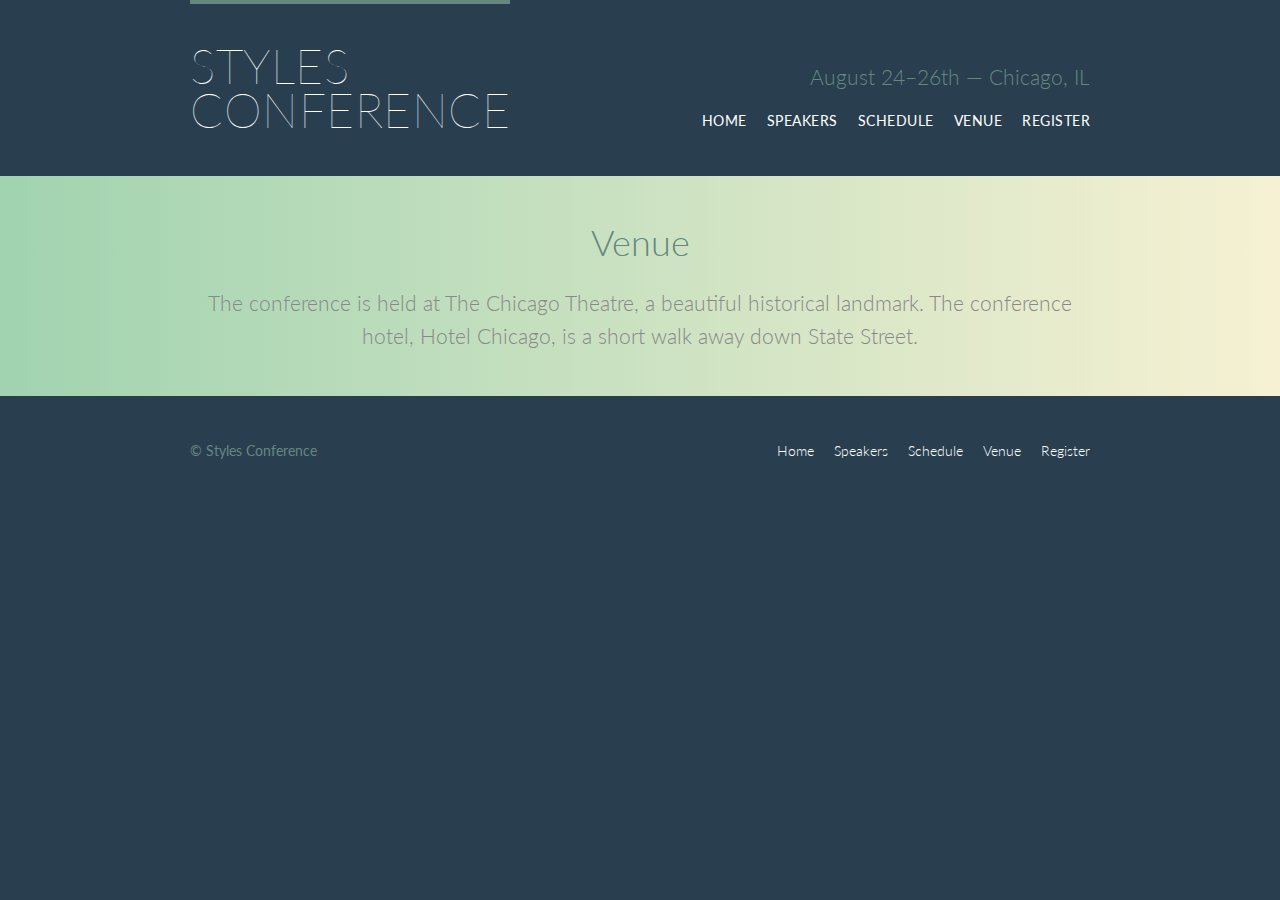
<file: venue.html>
<!DOCTYPE html>
<html lang="en">

  <head>
    <meta charset="utf-8">
    <title>Venue - Styles Conference</title>
    <link rel="stylesheet" href="assets/stylesheets/main.css">
    <link rel="stylesheet" href="http://fonts.googleapis.com/css?family=Lato:100,300,400">
  </head>

  <body>

    <!-- Header -->

    <header class="primary-header container group">

      <h1 class="logo">
        <a href="index.html">Styles <br> Conference</a>
      </h1>

      <h3 class="tagline">August 24&ndash;26th &mdash; Chicago, IL</h3>

      <nav class="nav primary-nav">
        <ul>
          <li><a href="index.html">Home</a></li><!--
          --><li><a href="speakers.html">Speakers</a></li><!--
          --><li><a href="schedule.html">Schedule</a></li><!--
          --><li><a href="venue.html">Venue</a></li><!--
          --><li><a href="register.html">Register</a></li>
        </ul>
      </nav>

    </header>

    <!-- Lead -->

    <section class="row-alt">
      <div class="lead container">

        <h1>Venue</h1>

        <p>The conference is held at The Chicago Theatre, a beautiful historical landmark. The conference hotel, Hotel Chicago, is a short walk away down State Street.</p>

      </div>
    </section>

    <!-- Footer -->

    <footer class="primary-footer container group">

      <small>&copy; Styles Conference</small>

      <nav class="nav">
        <ul>
          <li><a href="index.html">Home</a></li><!--
          --><li><a href="speakers.html">Speakers</a></li><!--
          --><li><a href="schedule.html">Schedule</a></li><!--
          --><li><a href="venue.html">Venue</a></li><!--
          --><li><a href="register.html">Register</a></li>
        </ul>
      </nav>

    </footer>

  </body>
</html>
</file>
<file: assets/stylesheets/main.css>
/* http://meyerweb.com/eric/tools/css/reset/
   v2.0 | 20110126
   License: none (public domain)
*/

html, body, div, span, applet, object, iframe,
h1, h2, h3, h4, h5, h6, p, blockquote, pre,
a, abbr, acronym, address, big, cite, code,
del, dfn, em, img, ins, kbd, q, s, samp,
small, strike, strong, sub, sup, tt, var,
b, u, i, center,
dl, dt, dd, ol, ul, li,
fieldset, form, label, legend,
table, caption, tbody, tfoot, thead, tr, th, td,
article, aside, canvas, details, embed,
figure, figcaption, footer, header, hgroup,
menu, nav, output, ruby, section, summary,
time, mark, audio, video {
  margin: 0;
  padding: 0;
  border: 0;
  font-size: 100%;
  font: inherit;
  vertical-align: baseline;
}
/* HTML5 display-role reset for older browsers */
article, aside, details, figcaption, figure,
footer, header, hgroup, menu, nav, section {
  display: block;
}
body {
  line-height: 1;
}
ol, ul {
  list-style: none;
}
blockquote, q {
  quotes: none;
}
blockquote:before, blockquote:after,
q:before, q:after {
  content: '';
  content: none;
}
table {
  border-collapse: collapse;
  border-spacing: 0;
}

/*
  ========================================
  Custom styles
  ========================================
*/

body {
  background: #293f50;
  color: #888;
  font: 300 16px/22px "Lato", "Open Sans", "Helvetica Neue", Helvetica, Arial, sans-serif;
}

/*
  ========================================
  Grid
  ========================================
*/

*,
*:before,
*:after {
  -webkit-box-sizing: border-box;
     -moz-box-sizing: border-box;
          box-sizing: border-box;
}
.container,
.grid {
  margin: 0 auto;
  width: 960px;
}
.container {
  padding-left: 30px;
  padding-right: 30px;
}
.grid,
.col-1-3,
.col-2-3 {
  padding-left: 15px;
  padding-right: 15px;
}
.col-1-3,
.col-2-3  {
  display: inline-block;
  vertical-align: top;
}
.col-1-3 {
  width: 33.33%;
}
.col-2-3 {
  width: 66.66%;
}

/*
  ========================================
  Clearfix
  ========================================
*/

.group:before,
.group:after {
  content: "";
  display: table;
}
.group:after {
  clear: both;
}
.group {
  clear: both;
  *zoom: 1;
}

/*
  ========================================
  Rows
  ========================================
*/

.row,
.row-alt {
  min-width: 960px;
}
.row {
  background: #fff;
  padding: 66px 0 44px 0;
}
.row-alt {
  background: #cbe2c1;
  background: -webkit-linear-gradient(to right, #a1d3b0, #f6f1d3);
  background:    -moz-linear-gradient(to right, #a1d3b0, #f6f1d3);
  background:         linear-gradient(to right, #a1d3b0, #f6f1d3);
  padding: 44px 0 22px 0;
}

/*
  ========================================
  Typography
  ========================================
*/

h1, h2, h3, h4 {
  color: #648880;
}
h1, h3, h4, h5, p {
  margin-bottom: 22px;
}
h1 {
  font-size: 36px;
  line-height: 44px;
}
h2 {
  font-size: 24px;
  line-height: 44px;
}
h3 {
  font-size: 21px;
}
h4 {
  font-size: 18px;
}
h5 {
  color: #a9b2b9;
  font-size: 14px;
  font-weight: 400;
  text-transform: uppercase;
}
strong {
  font-weight: 400;
}
cite,
em {
  font-style: italic;
}

/*
  ========================================
  Leads
  ========================================
*/

.lead {
  text-align: center;
}
.lead p {
  font-size: 21px;
  line-height: 33px;
}

/*
  ========================================
  Links
  ========================================
*/

a {
  color: #648880;
  text-decoration: none;
}
a:hover {
  color: #a9b2b9;
}
p a {
  border-bottom: 1px solid #dfe2e5;
}
.primary-header a,
.primary-footer a {
  color: #fff;
}
.primary-header a:hover,
.primary-footer a:hover {
  color: #648880;
}

/*
  ========================================
  Buttons
  ========================================
*/

.btn {
  border-radius: 5px;
  color: #fff;
  cursor: pointer;
  display: inline-block;
  font-weight: 400;
  letter-spacing: .5px;
  margin: 0;
  text-transform: uppercase;
}
.btn-alt {
  border: 1px solid #fff;
  padding: 10px 30px;
}
.btn-alt:hover {
  background: #fff;
  color: #648880;
}

/*
  ========================================
  Primary header
  ========================================
*/

.logo {
  border-top: 4px solid #648880;
  float: left;
  font-size: 48px;
  font-weight: 100;
  letter-spacing: .5px;
  line-height: 44px;
  padding: 40px 0 22px 0;
  text-transform: uppercase;
}
.tagline {
  margin: 66px 0 22px 0;
  text-align: right;
}
.primary-nav {
  font-size: 14px;
  font-weight: 400;
  letter-spacing: .5px;
  text-transform: uppercase;
}

/*
  ========================================
  Primary footer
  ========================================
*/

.primary-footer {
  color: #648880;
  font-size: 14px;
  padding-bottom: 44px;
  padding-top: 44px;
}
.primary-footer small {
  float: left;
  font-weight: 400;
}

/*
  ========================================
  Navigation
  ========================================
*/

.nav {
  text-align: right;
}
.nav li {
  display: inline-block;
  margin: 0 10px;
  vertical-align: top;
}
.nav li:last-child {
  margin-right: 0;
}

/*
  ========================================
  Home
  ========================================
*/

.hero {
  color: #fff;
  line-height: 44px;
  padding: 22px 80px 66px 80px;
  text-align: center;
}
.hero h2 {
  font-size: 36px;
}
.hero p {
  font-size: 24px;
  font-weight: 100;
}
.teaser a:hover h3 {
  color: #a9b2b9;
}

/*
  ========================================
  Speakers
  ========================================
*/

.speaker {
  margin-bottom: 44px;
}
.speaker-info {
  border: 1px solid #dfe2e5;
  border-radius: 5px;
  margin-top: 88px;
  padding: 22px 0;
  text-align: center;
}
</file>
